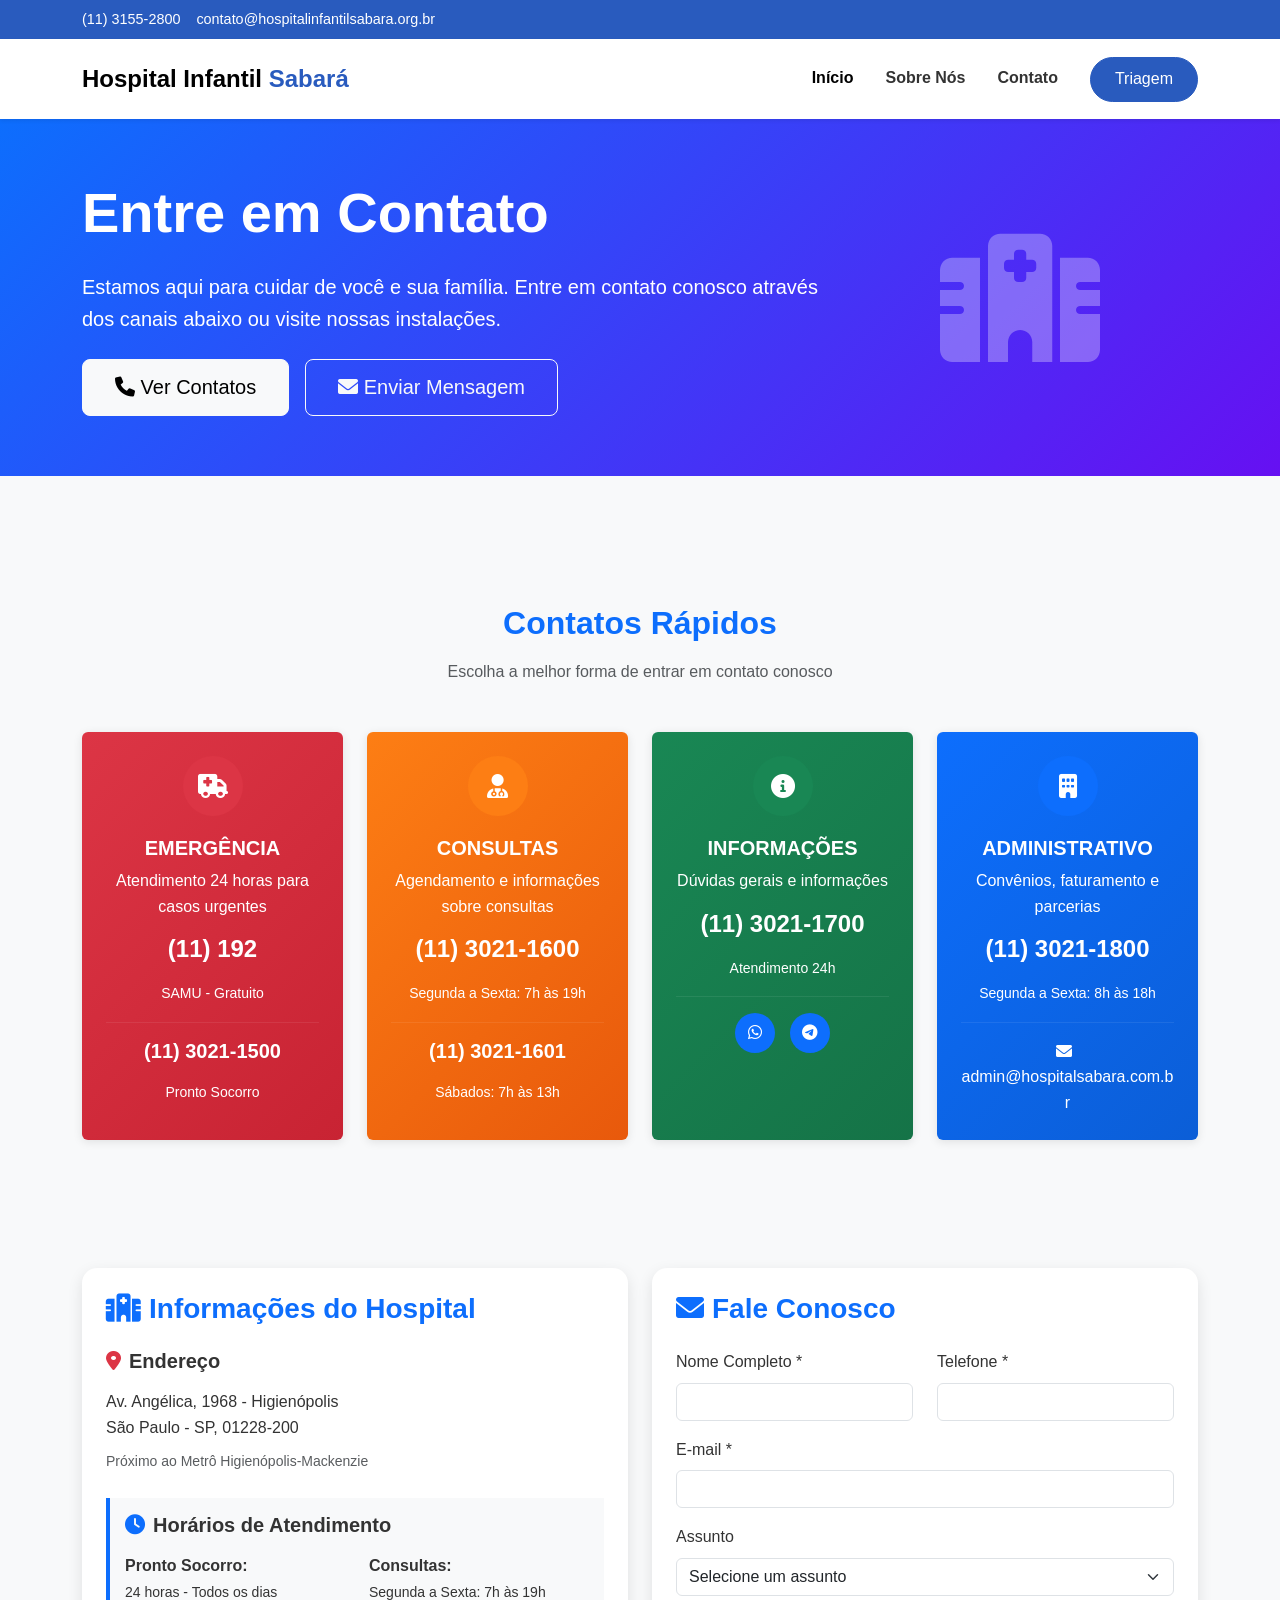
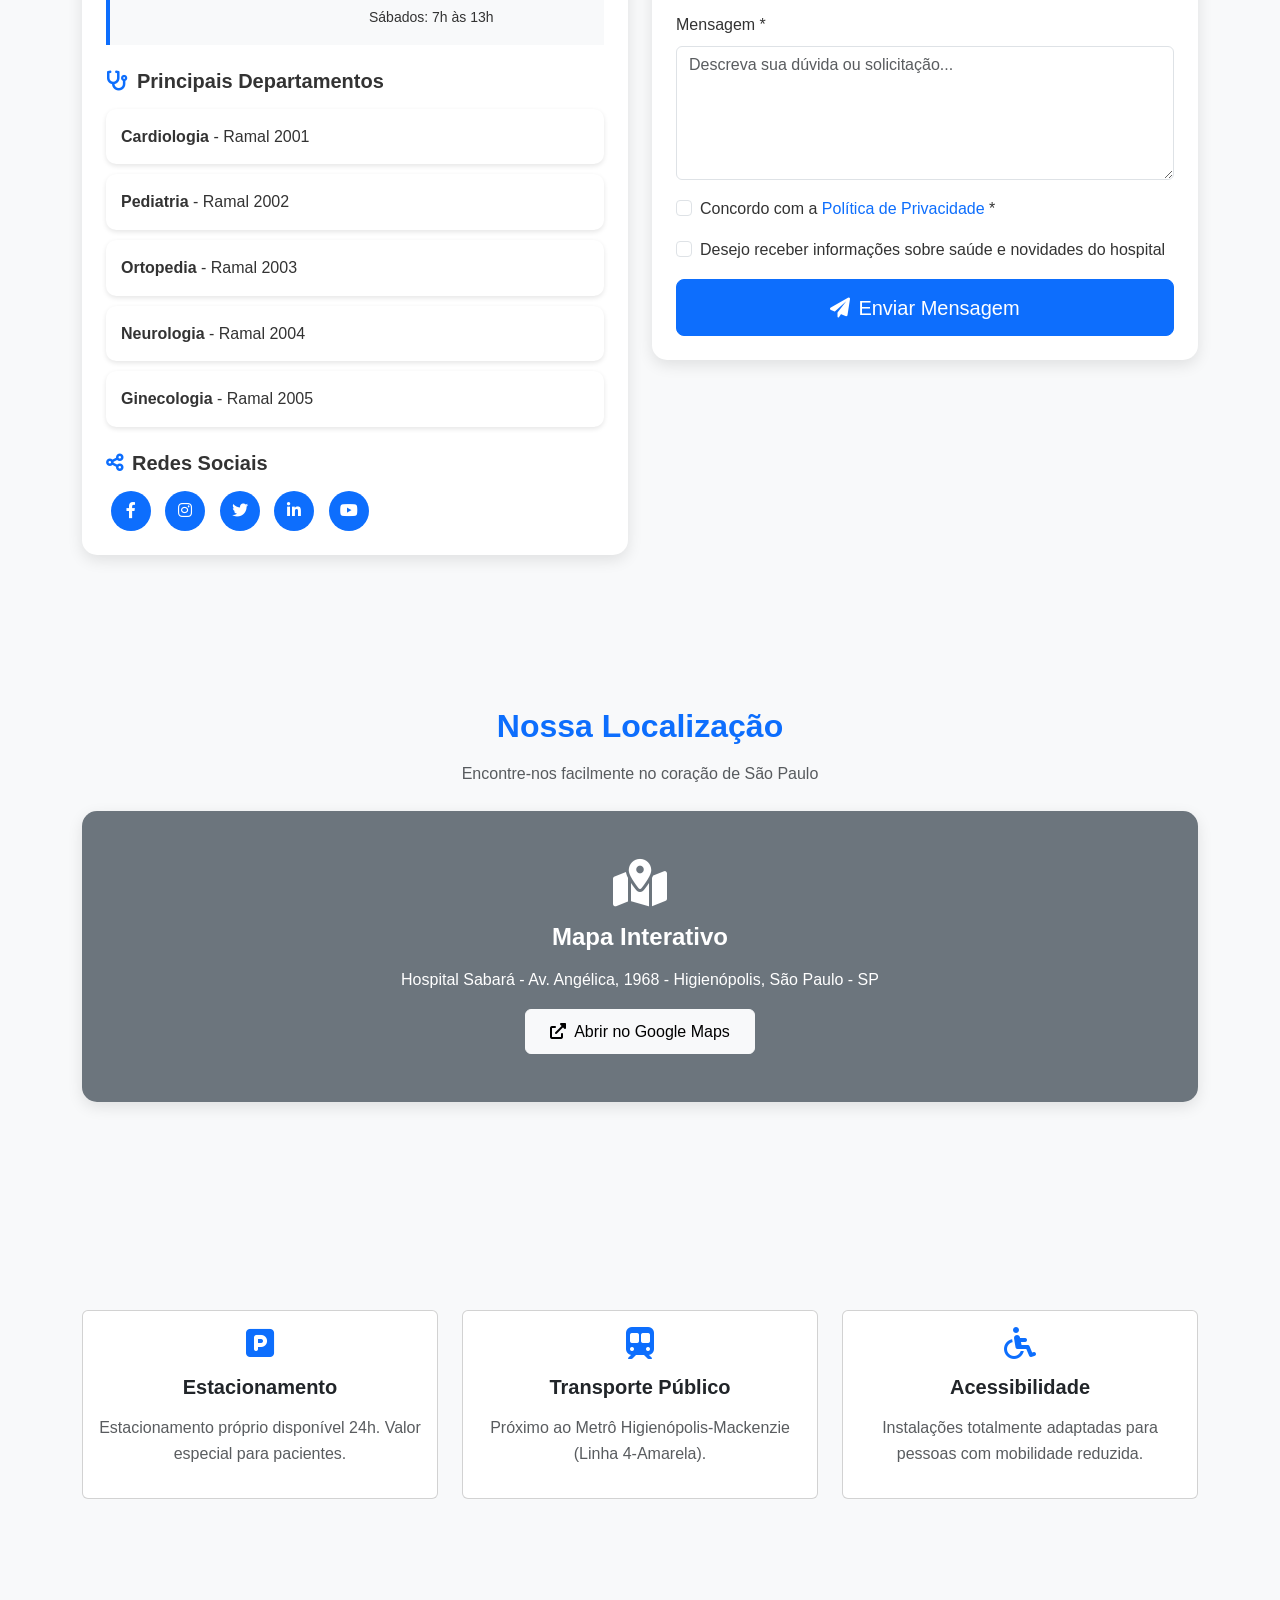
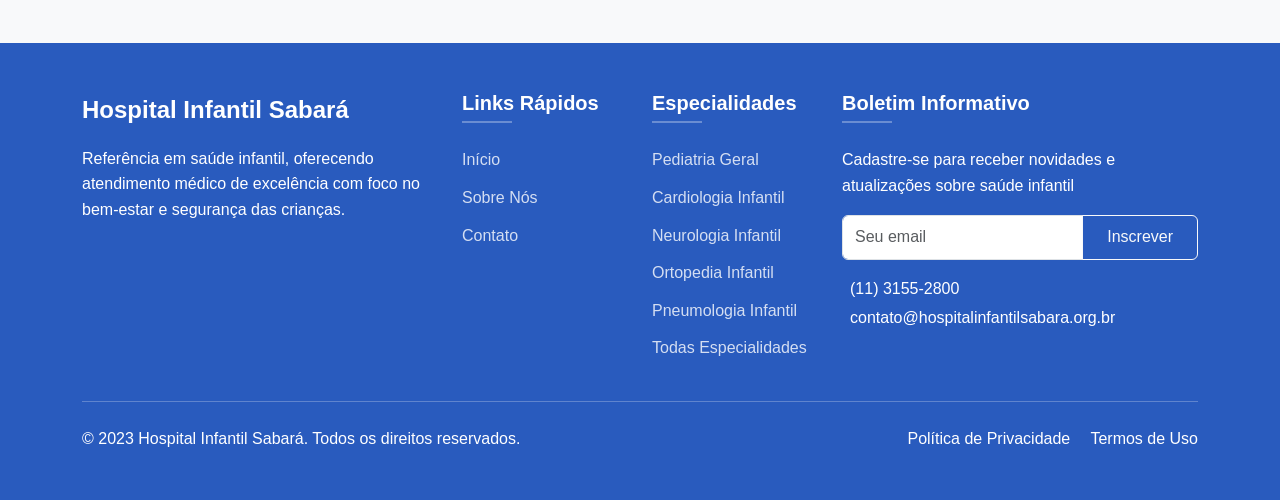
<file: contato.html>
<!DOCTYPE html>
<html lang="pt-BR">
<head>
    <meta charset="UTF-8">
    <meta name="viewport" content="width=device-width, initial-scale=1.0">
    <title>Contato - Hospital Sabará</title>
    <link href="https://cdnjs.cloudflare.com/ajax/libs/bootstrap/5.3.0/css/bootstrap.min.css" rel="stylesheet">
    <link href="https://cdnjs.cloudflare.com/ajax/libs/font-awesome/6.0.0/css/all.min.css" rel="stylesheet">
    <link rel="stylesheet" href="style.css">
    <link rel="stylesheet" href="./contato.css">
</head>
<body class="bg-light">
    <header>
    <div class="top-info bg-primary text-white py-2">
      <div class="container">
        <div class="row">
          <div class="col-md-6 d-flex align-items-center">
            <div class="me-3"><i class="bi bi-telephone-fill"></i> (11) 3155-2800</div>
            <div><i class="bi bi-envelope-fill"></i> contato@hospitalinfantilsabara.org.br</div>
          </div>
          <div class="col-md-6 text-md-end d-none d-md-block">
            <a href="#" class="text-white me-3"><i class="bi bi-facebook"></i></a>
            <a href="#" class="text-white me-3"><i class="bi bi-instagram"></i></a>
            <a href="#" class="text-white me-3"><i class="bi bi-twitter"></i></a>
            <a href="#" class="text-white"><i class="bi bi-linkedin"></i></a>
          </div>
        </div>
      </div>
    </div>

    <nav class="navbar navbar-expand-lg bg-white sticky-top shadow-sm">
      <div class="container">
        <a class="navbar-brand" href="#">
          <div class="logo-wrapper">
            <span class="logo-text">Hospital Infantil <span class="fw-bold text-primary">Sabará</span></span>
          </div>
        </a>
        <button class="navbar-toggler" type="button" data-bs-toggle="collapse" data-bs-target="#navbarNav" aria-controls="navbarNav" aria-expanded="false" aria-label="Toggle navigation">
          <span class="navbar-toggler-icon"></span>
        </button>
        <div class="collapse navbar-collapse" id="navbarNav">
          <ul class="navbar-nav ms-auto">
            <li class="nav-item">
              <a class="nav-link active" href="./index.html">Início</a>
            </li>
            <li class="nav-item ">
              <a class="nav-link" href="./sobre.html" >
                Sobre Nós
              </a>
            </li>
            <li class="nav-item">
              <a class="nav-link" href="./contato.html">Contato</a>
            </li>
            <li class="nav-item ms-lg-3">
              <a class="btn btn-primary rounded-pill" href="./triagem.html">Triagem</a>
            </li>
          </ul>
        </div>
      </div>
    </nav>
  </header>

    <section class="hero-section" id="inicio">
        <div class="container">
            <div class="row align-items-center">
                <div class="col-lg-8">
                    <h1 class="display-4 fw-bold mb-4">Entre em Contato</h1>
                    <p class="lead mb-4">Estamos aqui para cuidar de você e sua família. Entre em contato conosco através dos canais abaixo ou visite nossas instalações.</p>
                    <div class="d-flex gap-3">
                        <a href="#contatos" class="btn btn-light btn-lg">
                            <i class="fas fa-phone"></i> Ver Contatos
                        </a>
                        <a href="#fale-conosco" class="btn btn-outline-light btn-lg">
                            <i class="fas fa-envelope"></i> Enviar Mensagem
                        </a>
                    </div>
                </div>
                <div class="col-lg-4 text-center">
                    <i class="fas fa-hospital-alt" style="font-size: 8rem; opacity: 0.3;"></i>
                </div>
            </div>
        </div>
    </section>

    <div class="container py-5">

        <section id="contatos" class="mb-5">
            <div class="text-center mb-5">
                <h2 class="text-hospital-primary">Contatos Rápidos</h2>
                <p class="text-muted">Escolha a melhor forma de entrar em contato conosco</p>
            </div>
            
            <div class="row g-4">

                <div class="col-lg-3 col-md-6">
                    <div class="card contact-card emergency-card h-100">
                        <div class="card-body text-center p-4">
                            <div class="contact-icon bg-danger">
                                <i class="fas fa-ambulance"></i>
                            </div>
                            <h5 class="card-title">EMERGÊNCIA</h5>
                            <p class="card-text mb-3">Atendimento 24 horas para casos urgentes</p>
                            <h4 class="fw-bold">(11) 192</h4>
                            <small>SAMU - Gratuito</small>
                            <hr class="my-3" style="border-color: rgba(255,255,255,0.3);">
                            <h5>(11) 3021-1500</h5>
                            <small>Pronto Socorro</small>
                        </div>
                    </div>
                </div>


                <div class="col-lg-3 col-md-6">
                    <div class="card contact-card urgent-card h-100">
                        <div class="card-body text-center p-4">
                            <div class="contact-icon" style="background-color: #fd7e14;">
                                <i class="fas fa-user-md"></i>
                            </div>
                            <h5 class="card-title">CONSULTAS</h5>
                            <p class="card-text mb-3">Agendamento e informações sobre consultas</p>
                            <h4 class="fw-bold">(11) 3021-1600</h4>
                            <small>Segunda a Sexta: 7h às 19h</small>
                            <hr class="my-3" style="border-color: rgba(255,255,255,0.3);">
                            <h5>(11) 3021-1601</h5>
                            <small>Sábados: 7h às 13h</small>
                        </div>
                    </div>
                </div>

                <div class="col-lg-3 col-md-6">
                    <div class="card contact-card info-card h-100">
                        <div class="card-body text-center p-4">
                            <div class="contact-icon bg-success">
                                <i class="fas fa-info-circle"></i>
                            </div>
                            <h5 class="card-title">INFORMAÇÕES</h5>
                            <p class="card-text mb-3">Dúvidas gerais e informações</p>
                            <h4 class="fw-bold">(11) 3021-1700</h4>
                            <small>Atendimento 24h</small>
                            <hr class="my-3" style="border-color: rgba(255,255,255,0.3);">
                            <div class="social-links mt-3">
                                <a href="#" title="WhatsApp"><i class="fab fa-whatsapp"></i></a>
                                <a href="#" title="Telegram"><i class="fab fa-telegram"></i></a>
                            </div>
                        </div>
                    </div>
                </div>


                <div class="col-lg-3 col-md-6">
                    <div class="card contact-card general-card h-100">
                        <div class="card-body text-center p-4">
                            <div class="contact-icon bg-hospital-primary">
                                <i class="fas fa-building"></i>
                            </div>
                            <h5 class="card-title">ADMINISTRATIVO</h5>
                            <p class="card-text mb-3">Convênios, faturamento e parcerias</p>
                            <h4 class="fw-bold">(11) 3021-1800</h4>
                            <small>Segunda a Sexta: 8h às 18h</small>
                            <hr class="my-3" style="border-color: rgba(255,255,255,0.3);">
                            <p class="mb-0"><i class="fas fa-envelope me-2"></i>admin@hospitalsabara.com.br</p>
                        </div>
                    </div>
                </div>
            </div>
        </section>

        <div class="row">

            <div class="col-lg-6 mb-4">
                <div class="form-section p-4">
                    <h3 class="text-hospital-primary mb-4">
                        <i class="fas fa-hospital me-2"></i>Informações do Hospital
                    </h3>
                    

                    <div class="mb-4">
                        <h5><i class="fas fa-map-marker-alt text-danger me-2"></i>Endereço</h5>
                        <p class="mb-2">Av. Angélica, 1968 - Higienópolis<br>
                        São Paulo - SP, 01228-200</p>
                        <small class="text-muted">Próximo ao Metrô Higienópolis-Mackenzie</small>
                    </div>


                    <div class="service-hours">
                        <h5><i class="fas fa-clock text-hospital-primary me-2"></i>Horários de Atendimento</h5>
                        <div class="row">
                            <div class="col-md-6">
                                <strong>Pronto Socorro:</strong><br>
                                <small>24 horas - Todos os dias</small>
                            </div>
                            <div class="col-md-6">
                                <strong>Consultas:</strong><br>
                                <small>Segunda a Sexta: 7h às 19h<br>
                                Sábados: 7h às 13h</small>
                            </div>
                        </div>
                    </div>


                    <div class="mt-4">
                        <h5><i class="fas fa-stethoscope text-hospital-primary me-2"></i>Principais Departamentos</h5>
                        <div class="department-item">
                            <strong>Cardiologia</strong> - Ramal 2001
                        </div>
                        <div class="department-item">
                            <strong>Pediatria</strong> - Ramal 2002
                        </div>
                        <div class="department-item">
                            <strong>Ortopedia</strong> - Ramal 2003
                        </div>
                        <div class="department-item">
                            <strong>Neurologia</strong> - Ramal 2004
                        </div>
                        <div class="department-item">
                            <strong>Ginecologia</strong> - Ramal 2005
                        </div>
                    </div>


                    <div class="mt-4">
                        <h5><i class="fas fa-share-alt text-hospital-primary me-2"></i>Redes Sociais</h5>
                        <div class="social-links">
                            <a href="#" title="Facebook"><i class="fab fa-facebook-f"></i></a>
                            <a href="#" title="Instagram"><i class="fab fa-instagram"></i></a>
                            <a href="#" title="Twitter"><i class="fab fa-twitter"></i></a>
                            <a href="#" title="LinkedIn"><i class="fab fa-linkedin-in"></i></a>
                            <a href="#" title="YouTube"><i class="fab fa-youtube"></i></a>
                        </div>
                    </div>
                </div>
            </div>


            <div class="col-lg-6 mb-4">
                <div class="form-section p-4" id="fale-conosco">
                    <h3 class="text-hospital-primary mb-4">
                        <i class="fas fa-envelope me-2"></i>Fale Conosco
                    </h3>
                    
                    <form id="contatoForm">
                        <div class="row">
                            <div class="col-md-6 mb-3">
                                <label class="form-label">Nome Completo *</label>
                                <input type="text" class="form-control" id="nome" required>
                            </div>
                            <div class="col-md-6 mb-3">
                                <label class="form-label">Telefone *</label>
                                <input type="tel" class="form-control" id="telefone" required>
                            </div>
                        </div>
                        
                        <div class="mb-3">
                            <label class="form-label">E-mail *</label>
                            <input type="email" class="form-control" id="email" required>
                        </div>
                        
                        <div class="mb-3">
                            <label class="form-label">Assunto</label>
                            <select class="form-select" id="assunto">
                                <option value="">Selecione um assunto</option>
                                <option value="consulta">Agendamento de Consulta</option>
                                <option value="exame">Resultado de Exame</option>
                                <option value="convenio">Convênios e Planos</option>
                                <option value="internacao">Informações sobre Internação</option>
                                <option value="reclamacao">Reclamação</option>
                                <option value="sugestao">Sugestão</option>
                                <option value="elogio">Elogio</option>
                                <option value="outros">Outros</option>
                            </select>
                        </div>
                        
                        <div class="mb-3">
                            <label class="form-label">Mensagem *</label>
                            <textarea class="form-control" id="mensagem" rows="5" required placeholder="Descreva sua dúvida ou solicitação..."></textarea>
                        </div>
                        
                        <div class="mb-3 form-check">
                            <input type="checkbox" class="form-check-input" id="privacidade" required>
                            <label class="form-check-label" for="privacidade">
                                Concordo com a <a href="#" class="text-hospital-primary">Política de Privacidade</a> *
                            </label>
                        </div>
                        
                        <div class="mb-3 form-check">
                            <input type="checkbox" class="form-check-input" id="newsletter">
                            <label class="form-check-label" for="newsletter">
                                Desejo receber informações sobre saúde e novidades do hospital
                            </label>
                        </div>
                        
                        <button type="submit" class="btn btn-hospital-primary btn-lg w-100">
                            <i class="fas fa-paper-plane me-2"></i>Enviar Mensagem
                        </button>
                    </form>
                </div>
            </div>
        </div>

        <section id="localizacao" class="mt-5">
            <div class="text-center mb-4">
                <h2 class="text-hospital-primary">Nossa Localização</h2>
                <p class="text-muted">Encontre-nos facilmente no coração de São Paulo</p>
            </div>
            
            <div class="map-container">
                <div class="bg-secondary text-white text-center p-5">
                    <i class="fas fa-map-marked-alt fa-3x mb-3"></i>
                    <h4>Mapa Interativo</h4>
                    <p class="mb-0">Hospital Sabará - Av. Angélica, 1968 - Higienópolis, São Paulo - SP</p>
                    <div class="mt-3">
                        <a href="https://maps.google.com" target="_blank" class="btn btn-light">
                            <i class="fas fa-external-link-alt me-2"></i>Abrir no Google Maps
                        </a>
                    </div>
                </div>
            </div>
        </section>

        <section class="mt-5">
            <div class="row">
                <div class="col-md-4 mb-3">
                    <div class="card h-100">
                        <div class="card-body text-center">
                            <i class="fas fa-parking fa-2x text-hospital-primary mb-3"></i>
                            <h5>Estacionamento</h5>
                            <p class="text-muted">Estacionamento próprio disponível 24h. Valor especial para pacientes.</p>
                        </div>
                    </div>
                </div>
                <div class="col-md-4 mb-3">
                    <div class="card h-100">
                        <div class="card-body text-center">
                            <i class="fas fa-subway fa-2x text-hospital-primary mb-3"></i>
                            <h5>Transporte Público</h5>
                            <p class="text-muted">Próximo ao Metrô Higienópolis-Mackenzie (Linha 4-Amarela).</p>
                        </div>
                    </div>
                </div>
                <div class="col-md-4 mb-3">
                    <div class="card h-100">
                        <div class="card-body text-center">
                            <i class="fas fa-wheelchair fa-2x text-hospital-primary mb-3"></i>
                            <h5>Acessibilidade</h5>
                            <p class="text-muted">Instalações totalmente adaptadas para pessoas com mobilidade reduzida.</p>
                        </div>
                    </div>
                </div>
            </div>
        </section>
    </div>


    <footer class="footer py-5 text-white">
    <div class="container">
      <div class="row g-4">
        <div class="col-lg-4 mb-4 mb-lg-0">
          <div class="footer-logo mb-3">
            <span class="logo-text text-white">Hospital Infantil <span class="fw-bold">Sabará</span></span>
          </div>
          <p>Referência em saúde infantil, oferecendo atendimento médico de excelência com foco no bem-estar e segurança das crianças.</p>
        </div>
        
        <div class="col-sm-6 col-lg-2 mb-4 mb-lg-0">
          <h5>Links Rápidos</h5>
          <ul class="footer-links">
            <li><a href="./index.html">Início</a></li>
            <li><a href="./sobre.html">Sobre Nós</a></li>
            <li><a href="./contato.html">Contato</a></li>
          </ul>
        </div>
        
        <div class="col-sm-6 col-lg-2 mb-4 mb-lg-0">
          <h5>Especialidades</h5>
          <ul class="footer-links">
            <li><a href="#">Pediatria Geral</a></li>
            <li><a href="#">Cardiologia Infantil</a></li>
            <li><a href="#">Neurologia Infantil</a></li>
            <li><a href="#">Ortopedia Infantil</a></li>
            <li><a href="#">Pneumologia Infantil</a></li>
            <li><a href="#">Todas Especialidades</a></li>
          </ul>
        </div>
        
        <div class="col-lg-4">
          <h5>Boletim Informativo</h5>
          <p>Cadastre-se para receber novidades e atualizações sobre saúde infantil</p>
          <form class="newsletter-form mt-3">
            <div class="input-group">
              <input type="email" class="form-control" placeholder="Seu email" aria-label="Email" aria-describedby="button-addon2">
              <button class="btn btn-outline-light" type="button" id="button-addon2">Inscrever</button>
            </div>
          </form>
          <div class="mt-3">
            <p class="mb-1"><i class="bi bi-telephone-fill me-2"></i> (11) 3155-2800</p>
            <p><i class="bi bi-envelope-fill me-2"></i> contato@hospitalinfantilsabara.org.br</p>
          </div>
        </div>
      </div>
      
      <hr class="mt-4 mb-4 bg-light opacity-25">
      
      <div class="row">
        <div class="col-md-6 text-center text-md-start">
          <p class="mb-md-0">&copy; 2023 Hospital Infantil Sabará. Todos os direitos reservados.</p>
        </div>
        <div class="col-md-6 text-center text-md-end">
          <p class="mb-0">
            <a href="#" class="text-white me-3">Política de Privacidade</a>
            <a href="#" class="text-white">Termos de Uso</a>
          </p>
        </div>
      </div>
    </div>
  </footer>

    <script src="https://cdnjs.cloudflare.com/ajax/libs/bootstrap/5.3.0/js/bootstrap.bundle.min.js"></script>
    <script src="./contato.js"></script>
</body>
</html>
</file>
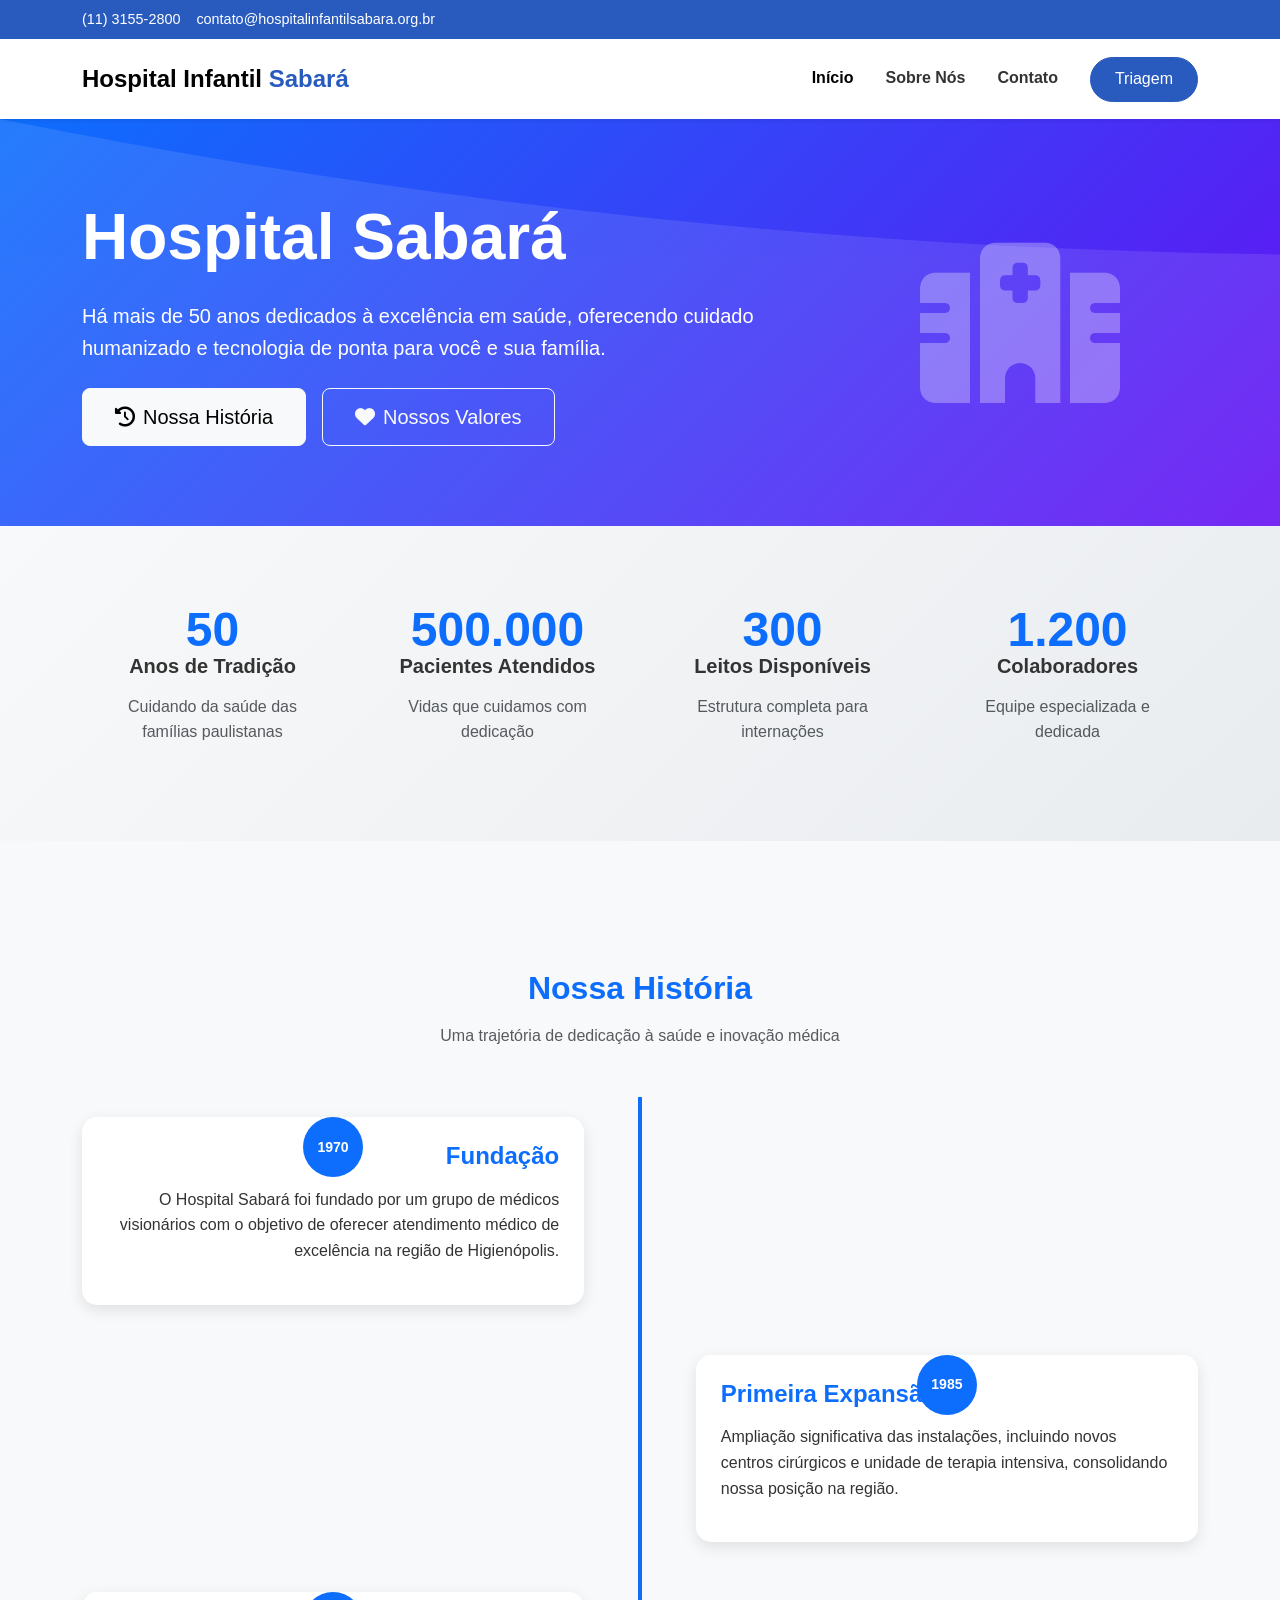
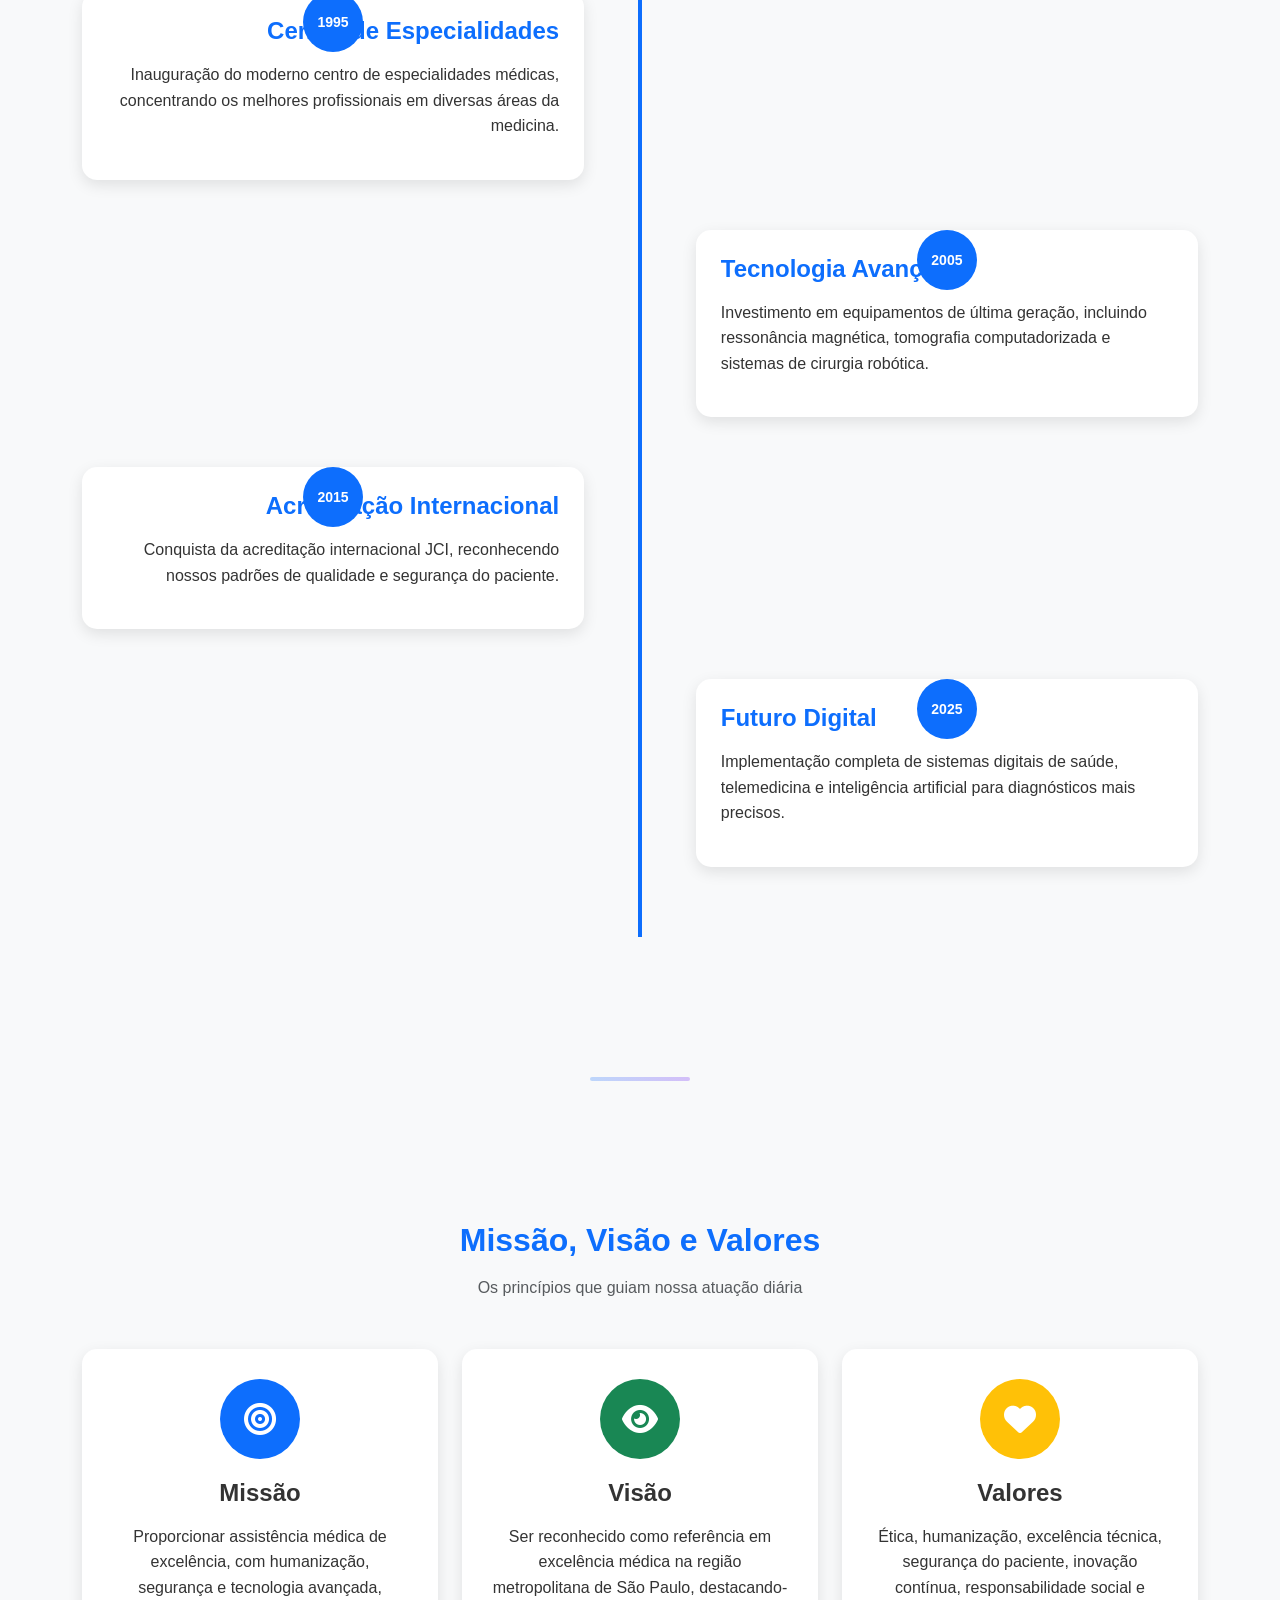
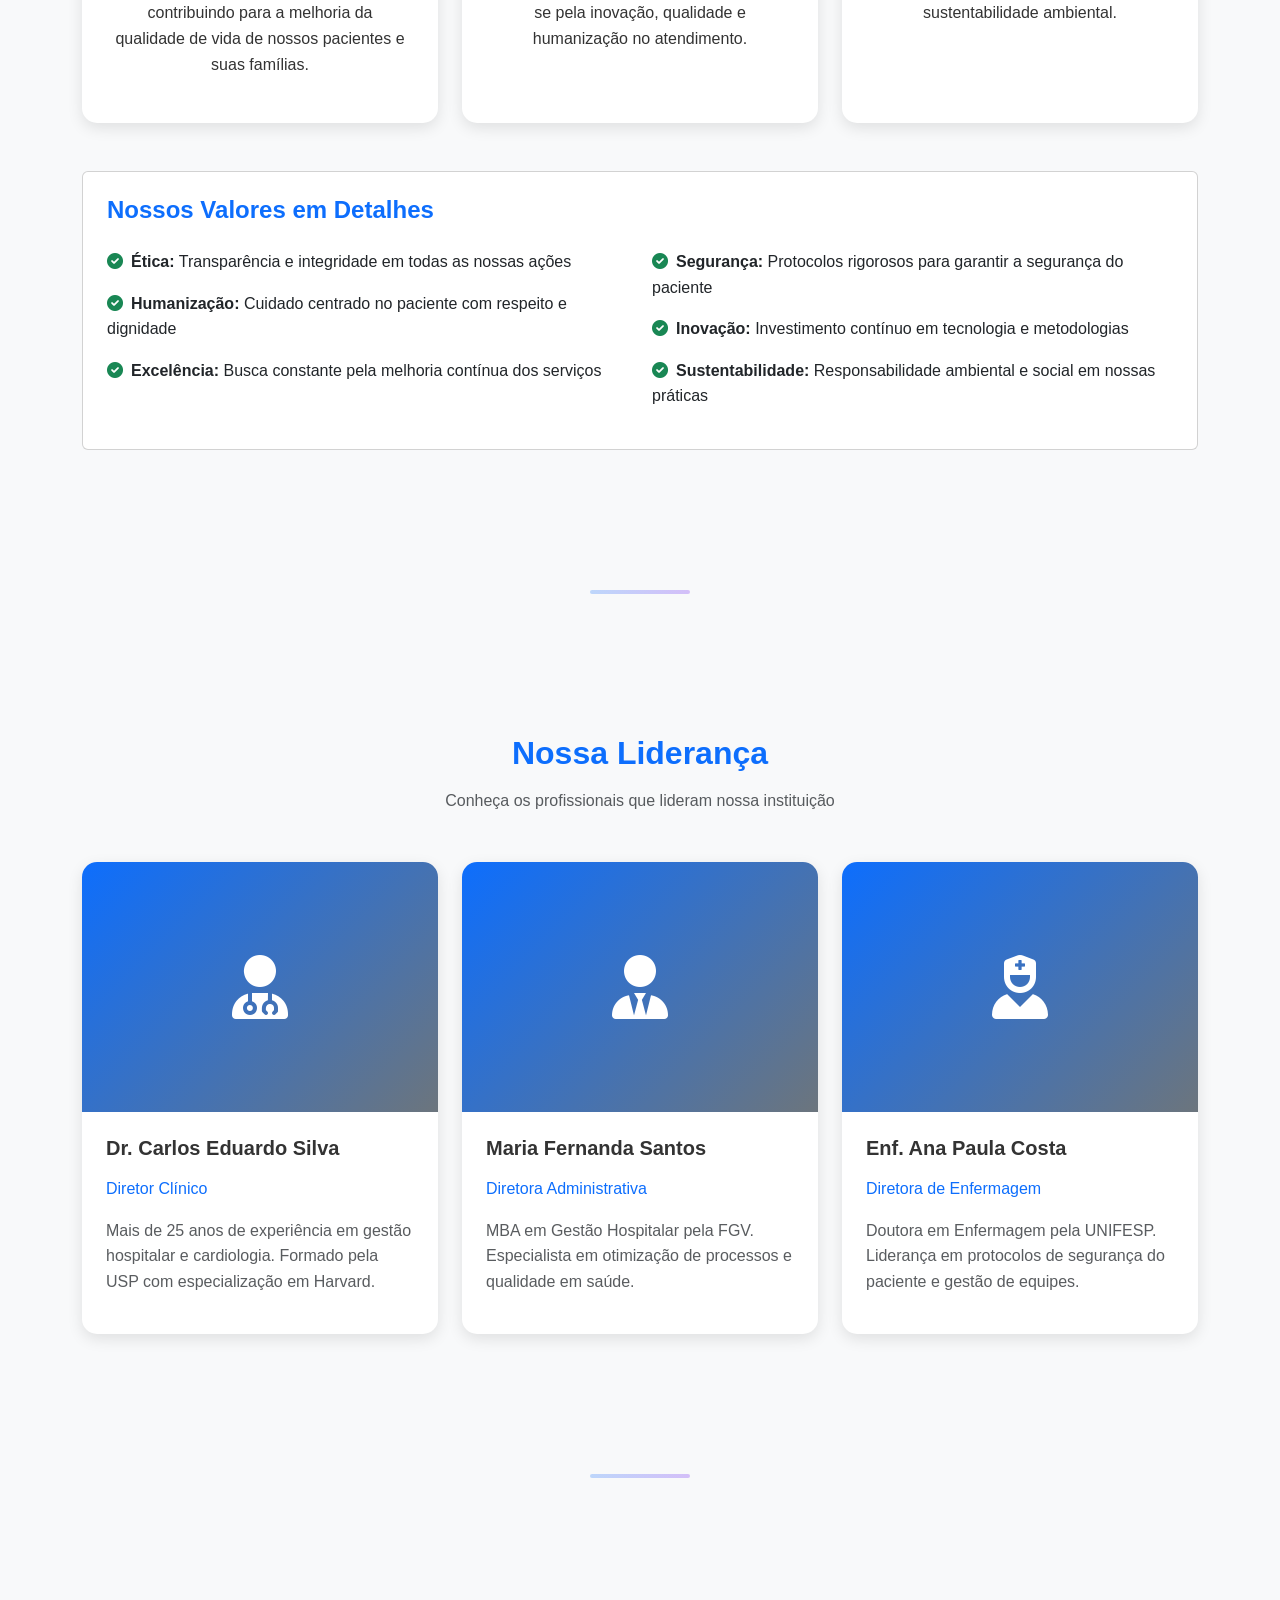
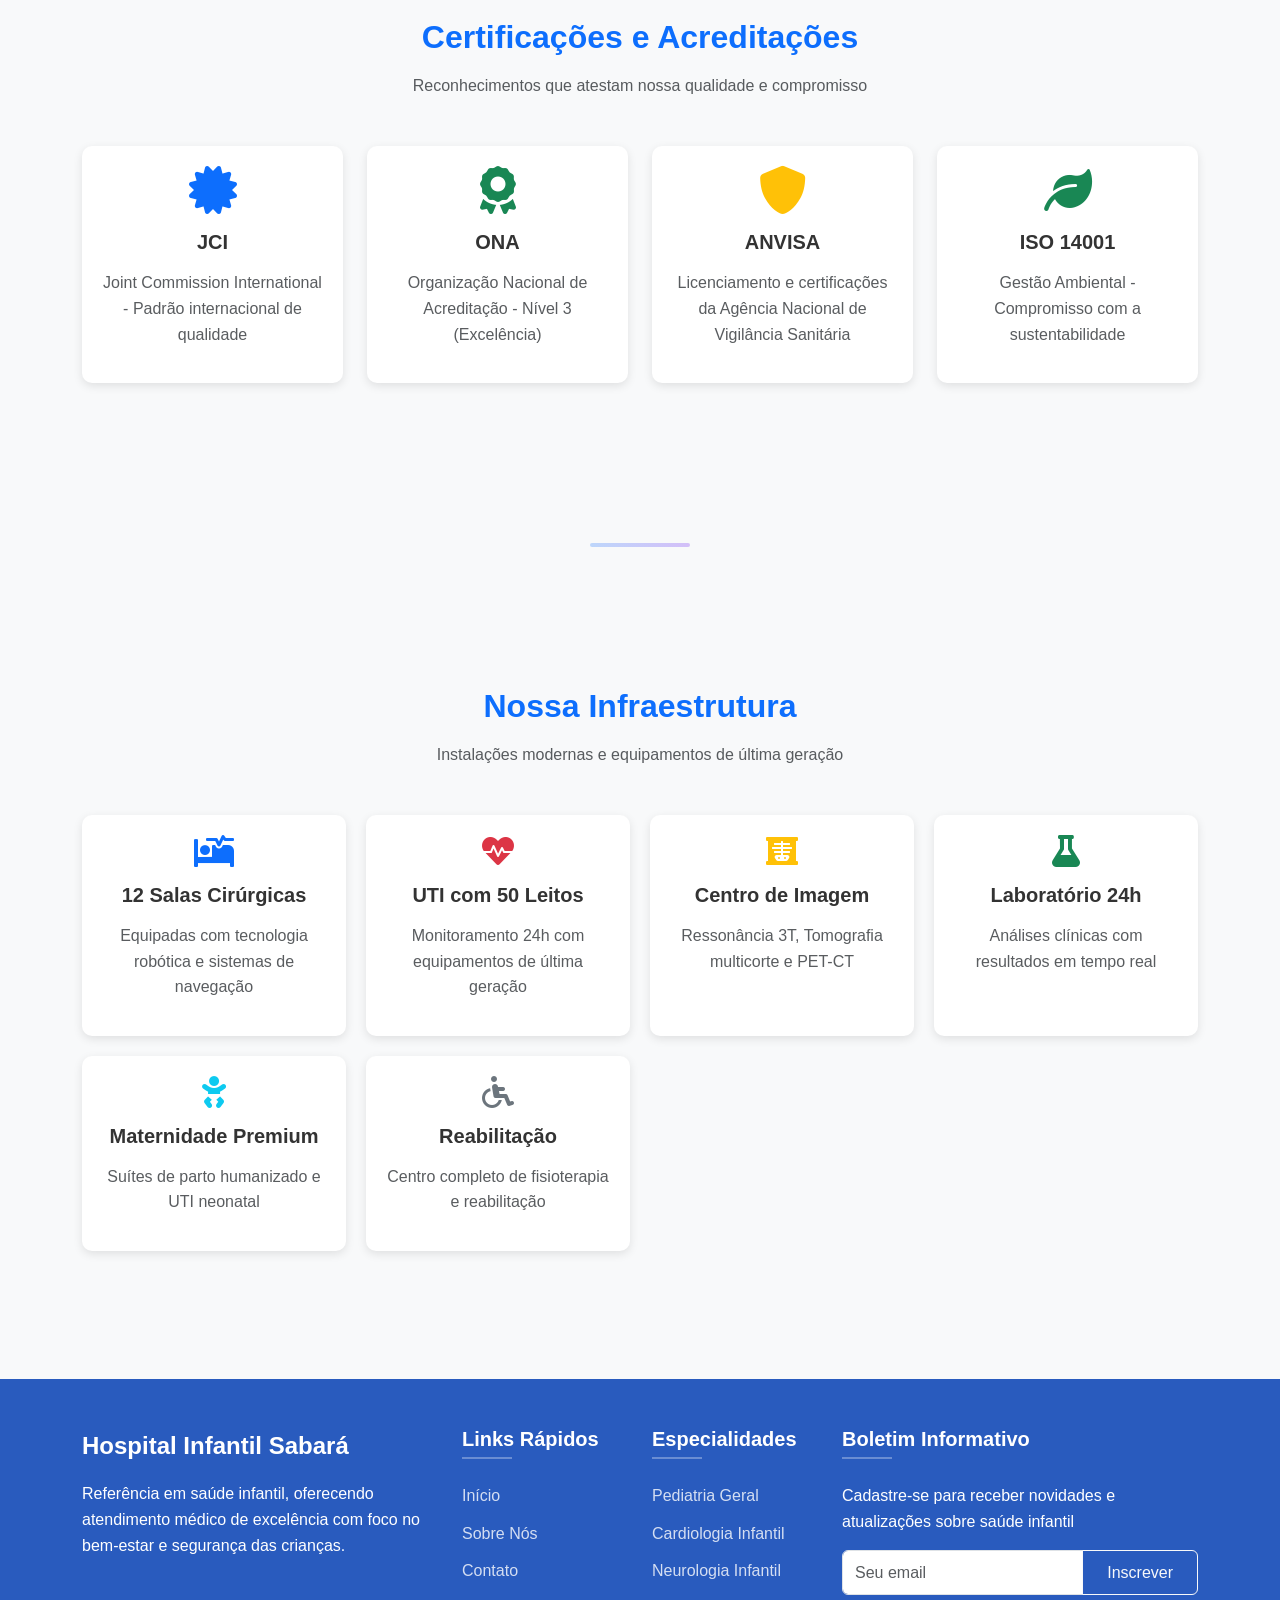
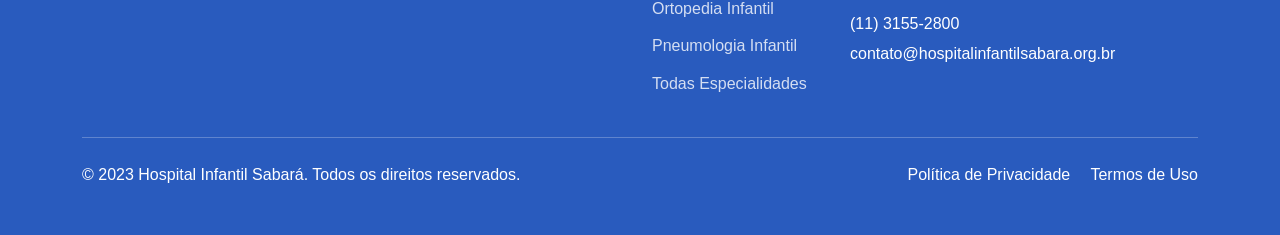
<file: sobre.html>
<!DOCTYPE html>
<html lang="pt-BR">
<head>
    <meta charset="UTF-8">
    <meta name="viewport" content="width=device-width, initial-scale=1.0">
    <title>Sobre Nós - Hospital Sabará</title>
    <link href="https://cdnjs.cloudflare.com/ajax/libs/bootstrap/5.3.0/css/bootstrap.min.css" rel="stylesheet">
    <link href="https://cdnjs.cloudflare.com/ajax/libs/font-awesome/6.0.0/css/all.min.css" rel="stylesheet">
    <link rel="stylesheet" href="style.css">
    <link rel="stylesheet" href="sobre.css">
</head>
<body class="bg-light">
   <header>
    <div class="top-info bg-primary text-white py-2">
      <div class="container">
        <div class="row">
          <div class="col-md-6 d-flex align-items-center">
            <div class="me-3"><i class="bi bi-telephone-fill"></i> (11) 3155-2800</div>
            <div><i class="bi bi-envelope-fill"></i> contato@hospitalinfantilsabara.org.br</div>
          </div>
          <div class="col-md-6 text-md-end d-none d-md-block">
            <a href="#" class="text-white me-3"><i class="bi bi-facebook"></i></a>
            <a href="#" class="text-white me-3"><i class="bi bi-instagram"></i></a>
            <a href="#" class="text-white me-3"><i class="bi bi-twitter"></i></a>
            <a href="#" class="text-white"><i class="bi bi-linkedin"></i></a>
          </div>
        </div>
      </div>
    </div>

    <nav class="navbar navbar-expand-lg bg-white sticky-top shadow-sm">
      <div class="container">
        <a class="navbar-brand" href="#">
          <div class="logo-wrapper">
            <span class="logo-text">Hospital Infantil <span class="fw-bold text-primary">Sabará</span></span>
          </div>
        </a>
        <button class="navbar-toggler" type="button" data-bs-toggle="collapse" data-bs-target="#navbarNav" aria-controls="navbarNav" aria-expanded="false" aria-label="Toggle navigation">
          <span class="navbar-toggler-icon"></span>
        </button>
        <div class="collapse navbar-collapse" id="navbarNav">
          <ul class="navbar-nav ms-auto">
            <li class="nav-item">
              <a class="nav-link active" href="./index.html">Início</a>
            </li>
            <li class="nav-item ">
              <a class="nav-link" href="./sobre.html" >
                Sobre Nós
              </a>
            </li>
            <li class="nav-item">
              <a class="nav-link" href="./contato.html">Contato</a>
            </li>
            <li class="nav-item ms-lg-3">
              <a class="btn btn-primary rounded-pill" href="./triagem.html">Triagem</a>
            </li>
          </ul>
        </div>
      </div>
    </nav>
  </header>
    <section class="hero-section" id="inicio">
        <div class="container hero-content">
            <div class="row align-items-center">
                <div class="col-lg-8">
                    <h1 class="display-3 fw-bold mb-4">Hospital Sabará</h1>
                    <p class="lead mb-4">Há mais de 50 anos dedicados à excelência em saúde, oferecendo cuidado humanizado e tecnologia de ponta para você e sua família.</p>
                    <div class="d-flex gap-3 flex-wrap">
                        <a href="#historia" class="btn btn-light btn-lg">
                            <i class="fas fa-history me-2"></i>Nossa História
                        </a>
                        <a href="#missao" class="btn btn-outline-light btn-lg">
                            <i class="fas fa-heart me-2"></i>Nossos Valores
                        </a>
                    </div>
                </div>
                <div class="col-lg-4 text-center">
                    <i class="fas fa-hospital-alt" style="font-size: 10rem; opacity: 0.3;"></i>
                </div>
            </div>
        </div>
    </section>

    <section class="stats-section">
        <div class="container">
            <div class="row">
                <div class="col-lg-3 col-md-6">
                    <div class="stat-item">
                        <span class="stat-number" data-count="50">0</span>
                        <h5>Anos de Tradição</h5>
                        <p class="text-muted">Cuidando da saúde das famílias paulistanas</p>
                    </div>
                </div>
                <div class="col-lg-3 col-md-6">
                    <div class="stat-item">
                        <span class="stat-number" data-count="500000">0</span>
                        <h5>Pacientes Atendidos</h5>
                        <p class="text-muted">Vidas que cuidamos com dedicação</p>
                    </div>
                </div>
                <div class="col-lg-3 col-md-6">
                    <div class="stat-item">
                        <span class="stat-number" data-count="300">0</span>
                        <h5>Leitos Disponíveis</h5>
                        <p class="text-muted">Estrutura completa para internações</p>
                    </div>
                </div>
                <div class="col-lg-3 col-md-6">
                    <div class="stat-item">
                        <span class="stat-number" data-count="1200">0</span>
                        <h5>Colaboradores</h5>
                        <p class="text-muted">Equipe especializada e dedicada</p>
                    </div>
                </div>
            </div>
        </div>
    </section>

    <div class="container py-5">
        <section id="historia" class="mb-5">
            <div class="text-center mb-5">
                <h2 class="text-hospital-primary">Nossa História</h2>
                <p class="text-muted">Uma trajetória de dedicação à saúde e inovação médica</p>
            </div>
            
            <div class="timeline">
                <div class="timeline-item left">
                    <div class="timeline-year">1970</div>
                    <div class="timeline-content">
                        <h4 class="text-hospital-primary">Fundação</h4>
                        <p>O Hospital Sabará foi fundado por um grupo de médicos visionários com o objetivo de oferecer atendimento médico de excelência na região de Higienópolis.</p>
                    </div>
                </div>
                
                <div class="timeline-item right">
                    <div class="timeline-year">1985</div>
                    <div class="timeline-content">
                        <h4 class="text-hospital-primary">Primeira Expansão</h4>
                        <p>Ampliação significativa das instalações, incluindo novos centros cirúrgicos e unidade de terapia intensiva, consolidando nossa posição na região.</p>
                    </div>
                </div>
                
                <div class="timeline-item left">
                    <div class="timeline-year">1995</div>
                    <div class="timeline-content">
                        <h4 class="text-hospital-primary">Centro de Especialidades</h4>
                        <p>Inauguração do moderno centro de especialidades médicas, concentrando os melhores profissionais em diversas áreas da medicina.</p>
                    </div>
                </div>
                
                <div class="timeline-item right">
                    <div class="timeline-year">2005</div>
                    <div class="timeline-content">
                        <h4 class="text-hospital-primary">Tecnologia Avançada</h4>
                        <p>Investimento em equipamentos de última geração, incluindo ressonância magnética, tomografia computadorizada e sistemas de cirurgia robótica.</p>
                    </div>
                </div>
                
                <div class="timeline-item left">
                    <div class="timeline-year">2015</div>
                    <div class="timeline-content">
                        <h4 class="text-hospital-primary">Acreditação Internacional</h4>
                        <p>Conquista da acreditação internacional JCI, reconhecendo nossos padrões de qualidade e segurança do paciente.</p>
                    </div>
                </div>
                
                <div class="timeline-item right">
                    <div class="timeline-year">2025</div>
                    <div class="timeline-content">
                        <h4 class="text-hospital-primary">Futuro Digital</h4>
                        <p>Implementação completa de sistemas digitais de saúde, telemedicina e inteligência artificial para diagnósticos mais precisos.</p>
                    </div>
                </div>
            </div>
        </section>

        <hr class="section-divider">
        <section id="missao" class="mb-5">
            <div class="text-center mb-5">
                <h2 class="text-hospital-primary">Missão, Visão e Valores</h2>
                <p class="text-muted">Os princípios que guiam nossa atuação diária</p>
            </div>
            
            <div class="row g-4">
                <div class="col-lg-4">
                    <div class="value-card">
                        <div class="value-icon bg-hospital-primary">
                            <i class="fas fa-bullseye"></i>
                        </div>
                        <h4>Missão</h4>
                        <p>Proporcionar assistência médica de excelência, com humanização, segurança e tecnologia avançada, contribuindo para a melhoria da qualidade de vida de nossos pacientes e suas famílias.</p>
                    </div>
                </div>
                
                <div class="col-lg-4">
                    <div class="value-card">
                        <div class="value-icon bg-success">
                            <i class="fas fa-eye"></i>
                        </div>
                        <h4>Visão</h4>
                        <p>Ser reconhecido como referência em excelência médica na região metropolitana de São Paulo, destacando-se pela inovação, qualidade e humanização no atendimento.</p>
                    </div>
                </div>
                
                <div class="col-lg-4">
                    <div class="value-card">
                        <div class="value-icon bg-warning">
                            <i class="fas fa-heart"></i>
                        </div>
                        <h4>Valores</h4>
                        <p>Ética, humanização, excelência técnica, segurança do paciente, inovação contínua, responsabilidade social e sustentabilidade ambiental.</p>
                    </div>
                </div>
            </div>
            
            <div class="row mt-5">
                <div class="col-12">
                    <div class="card">
                        <div class="card-body p-4">
                            <h4 class="text-hospital-primary mb-4">Nossos Valores em Detalhes</h4>
                            <div class="row">
                                <div class="col-md-6">
                                    <ul class="list-unstyled">
                                        <li class="mb-3">
                                            <strong><i class="fas fa-check-circle text-success me-2"></i>Ética:</strong>
                                            Transparência e integridade em todas as nossas ações
                                        </li>
                                        <li class="mb-3">
                                            <strong><i class="fas fa-check-circle text-success me-2"></i>Humanização:</strong>
                                            Cuidado centrado no paciente com respeito e dignidade
                                        </li>
                                        <li class="mb-3">
                                            <strong><i class="fas fa-check-circle text-success me-2"></i>Excelência:</strong>
                                            Busca constante pela melhoria contínua dos serviços
                                        </li>
                                    </ul>
                                </div>
                                <div class="col-md-6">
                                    <ul class="list-unstyled">
                                        <li class="mb-3">
                                            <strong><i class="fas fa-check-circle text-success me-2"></i>Segurança:</strong>
                                            Protocolos rigorosos para garantir a segurança do paciente
                                        </li>
                                        <li class="mb-3">
                                            <strong><i class="fas fa-check-circle text-success me-2"></i>Inovação:</strong>
                                            Investimento contínuo em tecnologia e metodologias
                                        </li>
                                        <li class="mb-3">
                                            <strong><i class="fas fa-check-circle text-success me-2"></i>Sustentabilidade:</strong>
                                            Responsabilidade ambiental e social em nossas práticas
                                        </li>
                                    </ul>
                                </div>
                            </div>
                        </div>
                    </div>
                </div>
            </div>
        </section>

        <hr class="section-divider">

        <section id="lideranca" class="mb-5">
            <div class="text-center mb-5">
                <h2 class="text-hospital-primary">Nossa Liderança</h2>
                <p class="text-muted">Conheça os profissionais que lideram nossa instituição</p>
            </div>
            
            <div class="row g-4">
                <div class="col-lg-4 col-md-6">
                    <div class="leadership-card">
                        <div class="leader-photo">
                            <i class="fas fa-user-md"></i>
                        </div>
                        <div class="p-4">
                            <h5>Dr. Carlos Eduardo Silva</h5>
                            <p class="text-hospital-primary">Diretor Clínico</p>
                            <p class="text-muted">Mais de 25 anos de experiência em gestão hospitalar e cardiologia. Formado pela USP com especialização em Harvard.</p>
                        </div>
                    </div>
                </div>
                
                <div class="col-lg-4 col-md-6">
                    <div class="leadership-card">
                        <div class="leader-photo">
                            <i class="fas fa-user-tie"></i>
                        </div>
                        <div class="p-4">
                            <h5>Maria Fernanda Santos</h5>
                            <p class="text-hospital-primary">Diretora Administrativa</p>
                            <p class="text-muted">MBA em Gestão Hospitalar pela FGV. Especialista em otimização de processos e qualidade em saúde.</p>
                        </div>
                    </div>
                </div>
                
                <div class="col-lg-4 col-md-6">
                    <div class="leadership-card">
                        <div class="leader-photo">
                            <i class="fas fa-user-nurse"></i>
                        </div>
                        <div class="p-4">
                            <h5>Enf. Ana Paula Costa</h5>
                            <p class="text-hospital-primary">Diretora de Enfermagem</p>
                            <p class="text-muted">Doutora em Enfermagem pela UNIFESP. Liderança em protocolos de segurança do paciente e gestão de equipes.</p>
                        </div>
                    </div>
                </div>
            </div>
        </section>

        <hr class="section-divider">
        <section class="mb-5">
            <div class="text-center mb-5">
                <h2 class="text-hospital-primary">Certificações e Acreditações</h2>
                <p class="text-muted">Reconhecimentos que atestam nossa qualidade e compromisso</p>
            </div>
            
            <div class="row g-4">
                <div class="col-lg-3 col-md-6">
                    <div class="accreditation-item">
                        <i class="fas fa-certificate fa-3x text-hospital-primary mb-3"></i>
                        <h5>JCI</h5>
                        <p class="text-muted">Joint Commission International - Padrão internacional de qualidade</p>
                    </div>
                </div>
                
                <div class="col-lg-3 col-md-6">
                    <div class="accreditation-item">
                        <i class="fas fa-award fa-3x text-success mb-3"></i>
                        <h5>ONA</h5>
                        <p class="text-muted">Organização Nacional de Acreditação - Nível 3 (Excelência)</p>
                    </div>
                </div>
                
                <div class="col-lg-3 col-md-6">
                    <div class="accreditation-item">
                        <i class="fas fa-shield-alt fa-3x text-warning mb-3"></i>
                        <h5>ANVISA</h5>
                        <p class="text-muted">Licenciamento e certificações da Agência Nacional de Vigilância Sanitária</p>
                    </div>
                </div>
                
                <div class="col-lg-3 col-md-6">
                    <div class="accreditation-item">
                        <i class="fas fa-leaf fa-3x text-success mb-3"></i>
                        <h5>ISO 14001</h5>
                        <p class="text-muted">Gestão Ambiental - Compromisso com a sustentabilidade</p>
                    </div>
                </div>
            </div>
        </section>

        <hr class="section-divider">

        <section id="infraestrutura">
            <div class="text-center mb-5">
                <h2 class="text-hospital-primary">Nossa Infraestrutura</h2>
                <p class="text-muted">Instalações modernas e equipamentos de última geração</p>
            </div>
            
            <div class="facility-grid">
                <div class="facility-item">
                    <i class="fas fa-procedures fa-2x text-hospital-primary mb-3"></i>
                    <h5>12 Salas Cirúrgicas</h5>
                    <p class="text-muted">Equipadas com tecnologia robótica e sistemas de navegação</p>
                </div>
                
                <div class="facility-item">
                    <i class="fas fa-heartbeat fa-2x text-danger mb-3"></i>
                    <h5>UTI com 50 Leitos</h5>
                    <p class="text-muted">Monitoramento 24h com equipamentos de última geração</p>
                </div>
                
                <div class="facility-item">
                    <i class="fas fa-x-ray fa-2x text-warning mb-3"></i>
                    <h5>Centro de Imagem</h5>
                    <p class="text-muted">Ressonância 3T, Tomografia multicorte e PET-CT</p>
                </div>
                
                <div class="facility-item">
                    <i class="fas fa-flask fa-2x text-success mb-3"></i>
                    <h5>Laboratório 24h</h5>
                    <p class="text-muted">Análises clínicas com resultados em tempo real</p>
                </div>
                
                <div class="facility-item">
                    <i class="fas fa-baby fa-2x text-info mb-3"></i>
                    <h5>Maternidade Premium</h5>
                    <p class="text-muted">Suítes de parto humanizado e UTI neonatal</p>
                </div>
                
                <div class="facility-item">
                    <i class="fas fa-wheelchair fa-2x text-secondary mb-3"></i>
                    <h5>Reabilitação</h5>
                    <p class="text-muted">Centro completo de fisioterapia e reabilitação</p>
                </div>
            </div>
        </section>
    </div>
    <footer class="footer py-5 text-white">
    <div class="container">
      <div class="row g-4">
        <div class="col-lg-4 mb-4 mb-lg-0">
          <div class="footer-logo mb-3">
            <span class="logo-text text-white">Hospital Infantil <span class="fw-bold">Sabará</span></span>
          </div>
          <p>Referência em saúde infantil, oferecendo atendimento médico de excelência com foco no bem-estar e segurança das crianças.</p>
        </div>
        
        <div class="col-sm-6 col-lg-2 mb-4 mb-lg-0">
          <h5>Links Rápidos</h5>
          <ul class="footer-links">
            <li><a href="./index.html">Início</a></li>
            <li><a href="./sobre.html">Sobre Nós</a></li>
            <li><a href="./contato.html">Contato</a></li>
          </ul>
        </div>
        
        <div class="col-sm-6 col-lg-2 mb-4 mb-lg-0">
          <h5>Especialidades</h5>
          <ul class="footer-links">
            <li><a href="#">Pediatria Geral</a></li>
            <li><a href="#">Cardiologia Infantil</a></li>
            <li><a href="#">Neurologia Infantil</a></li>
            <li><a href="#">Ortopedia Infantil</a></li>
            <li><a href="#">Pneumologia Infantil</a></li>
            <li><a href="#">Todas Especialidades</a></li>
          </ul>
        </div>
        
        <div class="col-lg-4">
          <h5>Boletim Informativo</h5>
          <p>Cadastre-se para receber novidades e atualizações sobre saúde infantil</p>
          <form class="newsletter-form mt-3">
            <div class="input-group">
              <input type="email" class="form-control" placeholder="Seu email" aria-label="Email" aria-describedby="button-addon2">
              <button class="btn btn-outline-light" type="button" id="button-addon2">Inscrever</button>
            </div>
          </form>
          <div class="mt-3">
            <p class="mb-1"><i class="bi bi-telephone-fill me-2"></i> (11) 3155-2800</p>
            <p><i class="bi bi-envelope-fill me-2"></i> contato@hospitalinfantilsabara.org.br</p>
          </div>
        </div>
      </div>
      
      <hr class="mt-4 mb-4 bg-light opacity-25">
      
      <div class="row">
        <div class="col-md-6 text-center text-md-start">
          <p class="mb-md-0">&copy; 2023 Hospital Infantil Sabará. Todos os direitos reservados.</p>
        </div>
        <div class="col-md-6 text-center text-md-end">
          <p class="mb-0">
            <a href="#" class="text-white me-3">Política de Privacidade</a>
            <a href="#" class="text-white">Termos de Uso</a>
          </p>
        </div>
      </div>
    </div>
  </footer>

    <script src="https://cdnjs.cloudflare.com/ajax/libs/bootstrap/5.3.0/js/bootstrap.bundle.min.js"></script>
    <script src="./sobre.js"></script>
</body>
</html>
</file>
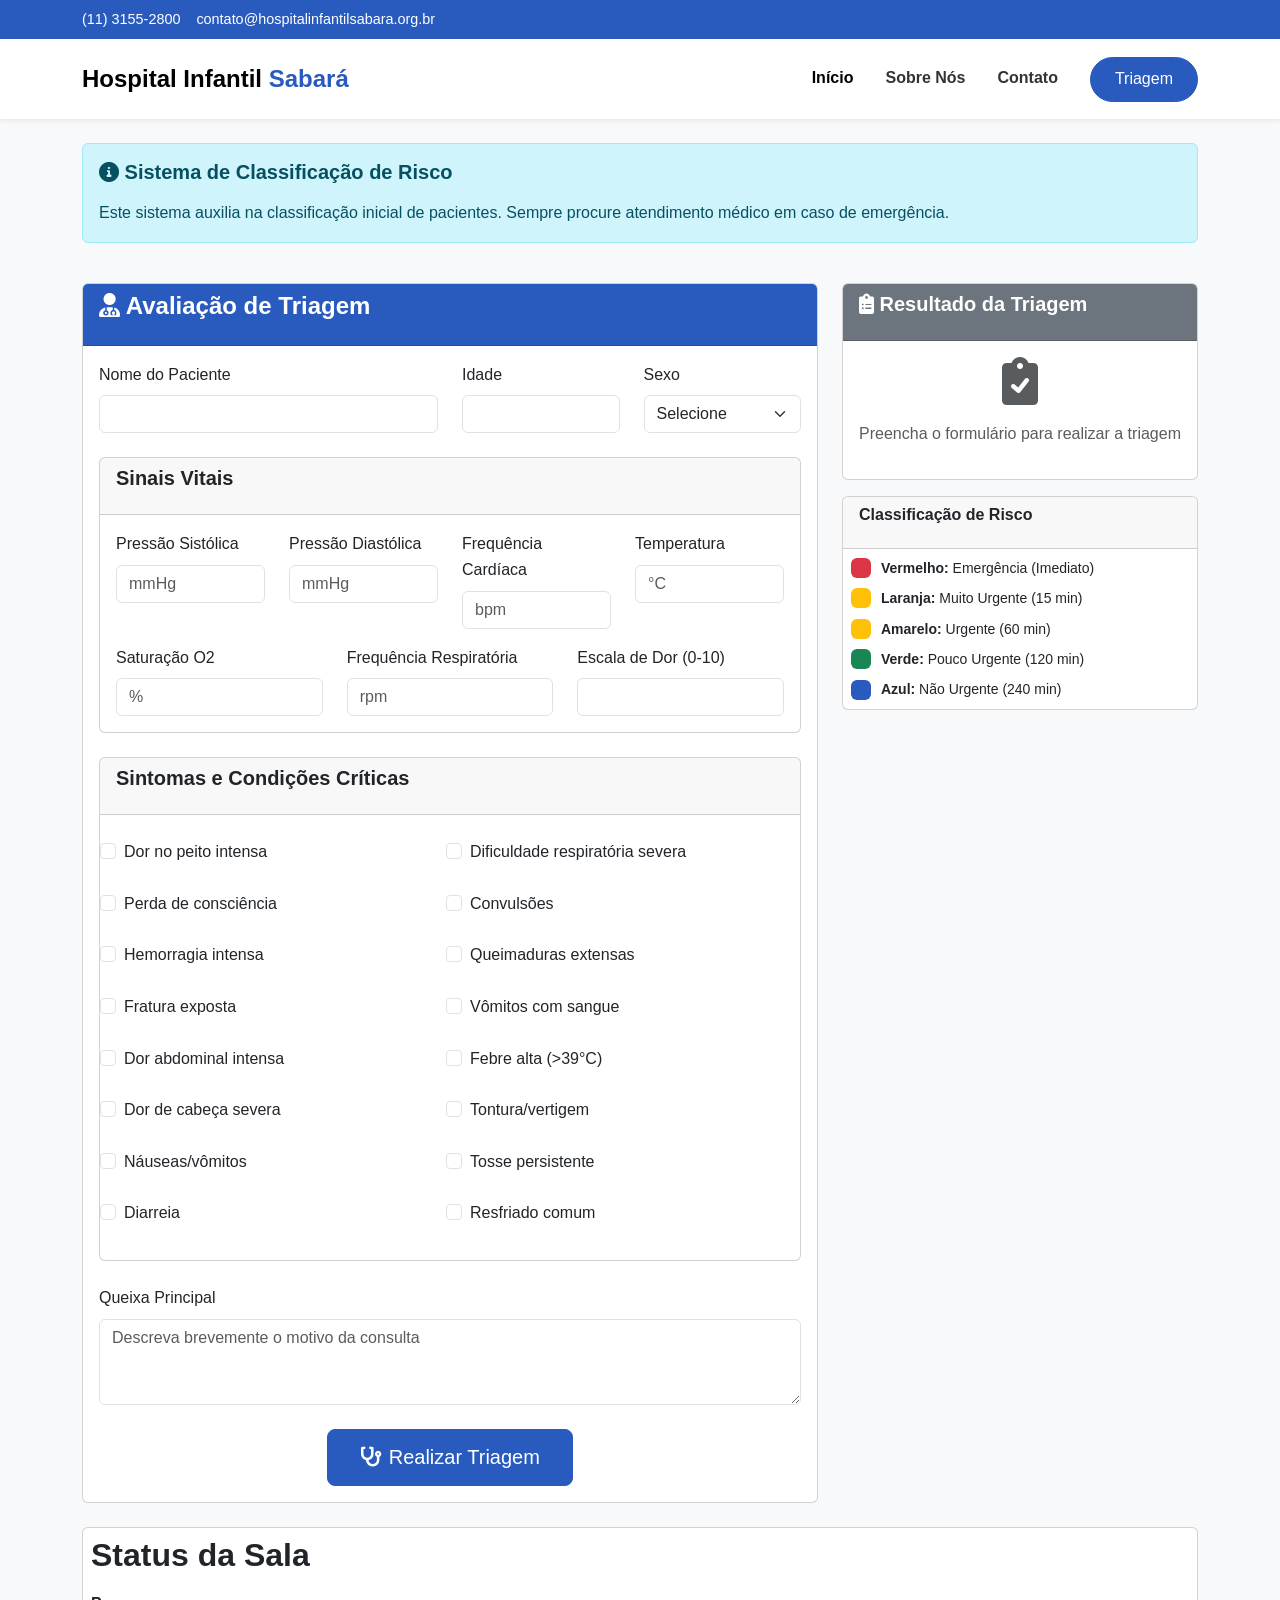
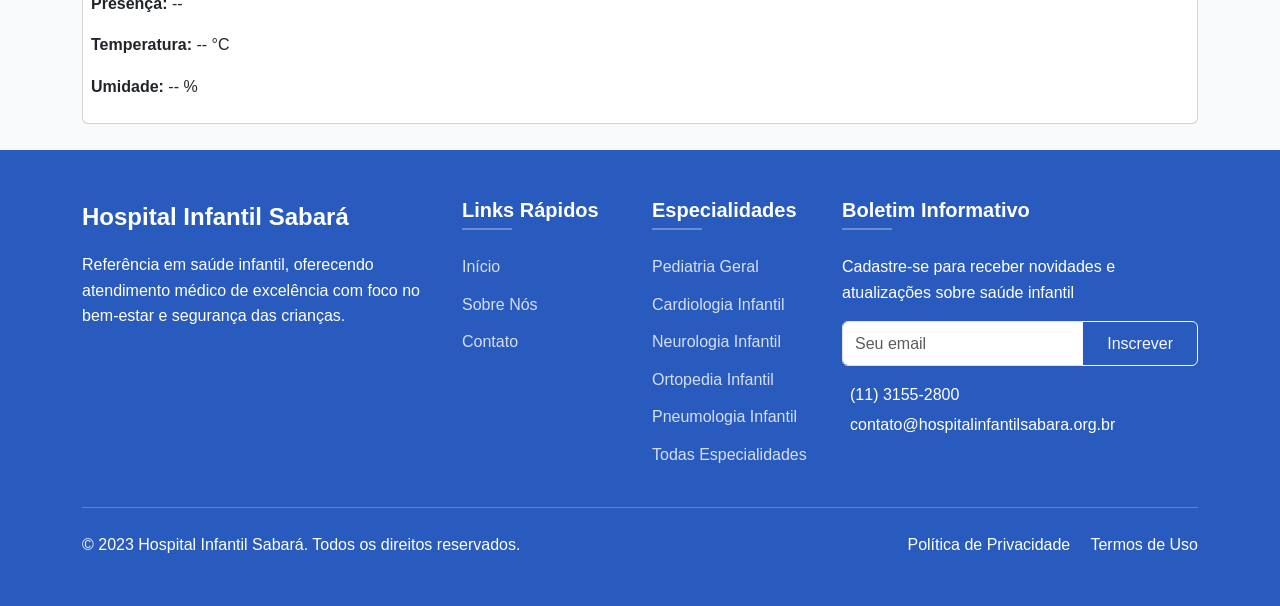
<file: triagem.html>
<!DOCTYPE html>
<html lang="pt-BR">
<head>
    <meta charset="UTF-8">
    <meta name="viewport" content="width=device-width, initial-scale=1.0">
    <title>Sistema de Triagem Pré-Hospitalar</title>
    <link href="https://cdnjs.cloudflare.com/ajax/libs/bootstrap/5.3.0/css/bootstrap.min.css" rel="stylesheet">
    <link href="https://cdnjs.cloudflare.com/ajax/libs/font-awesome/6.0.0/css/all.min.css" rel="stylesheet">
    <link rel="stylesheet" href="style.css">
    <link rel="stylesheet" href="./triagem.css">
</head>
<body class="bg-light">
    <header>
    <div class="top-info bg-primary text-white py-2">
      <div class="container">
        <div class="row">
          <div class="col-md-6 d-flex align-items-center">
            <div class="me-3"><i class="bi bi-telephone-fill"></i> (11) 3155-2800</div>
            <div><i class="bi bi-envelope-fill"></i> contato@hospitalinfantilsabara.org.br</div>
          </div>
          <div class="col-md-6 text-md-end d-none d-md-block">
            <a href="#" class="text-white me-3"><i class="bi bi-facebook"></i></a>
            <a href="#" class="text-white me-3"><i class="bi bi-instagram"></i></a>
            <a href="#" class="text-white me-3"><i class="bi bi-twitter"></i></a>
            <a href="#" class="text-white"><i class="bi bi-linkedin"></i></a>
          </div>
        </div>
      </div>
    </div>

    <nav class="navbar navbar-expand-lg bg-white sticky-top shadow-sm">
      <div class="container">
        <a class="navbar-brand" href="#">
          <div class="logo-wrapper">
            <span class="logo-text">Hospital Infantil <span class="fw-bold text-primary">Sabará</span></span>
          </div>
        </a>
        <button class="navbar-toggler" type="button" data-bs-toggle="collapse" data-bs-target="#navbarNav" aria-controls="navbarNav" aria-expanded="false" aria-label="Toggle navigation">
          <span class="navbar-toggler-icon"></span>
        </button>
        <div class="collapse navbar-collapse" id="navbarNav">
          <ul class="navbar-nav ms-auto">
            <li class="nav-item">
              <a class="nav-link active" href="./index.html">Início</a>
            </li>
            <li class="nav-item ">
              <a class="nav-link" href="./sobre.html" >
                Sobre Nós
              </a>
            </li>
            <li class="nav-item">
              <a class="nav-link" href="./contato.html">Contato</a>
            </li>
            <li class="nav-item ms-lg-3">
              <a class="btn btn-primary rounded-pill" href="./triagem.html">Triagem</a>
            </li>
          </ul>
        </div>
      </div>
    </nav>
  </header>

    <div class="container mt-4">
        <div class="row mb-4">
            <div class="col-12">
                <div class="alert alert-info">
                    <h5><i class="fas fa-info-circle"></i> Sistema de Classificação de Risco</h5>
                    <p class="mb-0">Este sistema auxilia na classificação inicial de pacientes. Sempre procure atendimento médico em caso de emergência.</p>
                </div>
            </div>
        </div>

        <div class="row">
            <div class="col-lg-8">
                <div class="card">
                    <div class="card-header bg-primary text-white">
                        <h4><i class="fas fa-user-md"></i> Avaliação de Triagem</h4>
                    </div>
                    <div class="card-body">
                        <form id="triagemForm">
                            <div class="row mb-4">
                                <div class="col-md-6">
                                    <label class="form-label">Nome do Paciente</label>
                                    <input type="text" class="form-control" id="nomePaciente" required>
                                </div>
                                <div class="col-md-3">
                                    <label class="form-label">Idade</label>
                                    <input type="number" class="form-control" id="idade" min="0" max="120" required>
                                </div>
                                <div class="col-md-3">
                                    <label class="form-label">Sexo</label>
                                    <select class="form-select" id="sexo" required>
                                        <option value="">Selecione</option>
                                        <option value="M">Masculino</option>
                                        <option value="F">Feminino</option>
                                    </select>
                                </div>
                            </div>

                            <div class="card mb-4">
                                <div class="card-header">
                                    <h5>Sinais Vitais</h5>
                                </div>
                                <div class="card-body">
                                    <div class="row">
                                        <div class="col-md-3">
                                            <label class="form-label">Pressão Sistólica</label>
                                            <input type="number" class="form-control" id="pressaoSist" placeholder="mmHg">
                                        </div>
                                        <div class="col-md-3">
                                            <label class="form-label">Pressão Diastólica</label>
                                            <input type="number" class="form-control" id="pressaoDiast" placeholder="mmHg">
                                        </div>
                                        <div class="col-md-3">
                                            <label class="form-label">Frequência Cardíaca</label>
                                            <input type="number" class="form-control" id="frequenciaCard" placeholder="bpm">
                                        </div>
                                        <div class="col-md-3">
                                            <label class="form-label">Temperatura</label>
                                            <input type="number" class="form-control" id="temperatura" step="0.1" placeholder="°C">
                                        </div>
                                    </div>
                                    <div class="row mt-3">
                                        <div class="col-md-4">
                                            <label class="form-label">Saturação O2</label>
                                            <input type="number" class="form-control" id="saturacao" min="0" max="100" placeholder="%">
                                        </div>
                                        <div class="col-md-4">
                                            <label class="form-label">Frequência Respiratória</label>
                                            <input type="number" class="form-control" id="frequenciaResp" placeholder="rpm">
                                        </div>
                                        <div class="col-md-4">
                                            <label class="form-label">Escala de Dor (0-10)</label>
                                            <input type="number" class="form-control" id="escalaDor" min="0" max="10">
                                        </div>
                                    </div>
                                </div>
                            </div>

                            <div class="card mb-4">
                                <div class="card-header">
                                    <h5>Sintomas e Condições Críticas</h5>
                                </div>
                                <div class="card-body">
                                    <div class="row" id="sintomasContainer">
                                    </div>
                                </div>
                            </div>
                            <div class="mb-4">
                                <label class="form-label">Queixa Principal</label>
                                <textarea class="form-control" id="queixaPrincipal" rows="3" placeholder="Descreva brevemente o motivo da consulta"></textarea>
                            </div>

                            <div class="text-center">
                                <button type="submit" class="btn btn-primary btn-lg">
                                    <i class="fas fa-stethoscope"></i> Realizar Triagem
                                </button>
                            </div>
                        </form>
                    </div>
                </div>
            </div>


            <div class="col-lg-4">
                <div class="card">
                    <div class="card-header bg-secondary text-white">
                        <h5><i class="fas fa-clipboard-list"></i> Resultado da Triagem</h5>
                    </div>
                    <div class="card-body" id="resultadoTriagem">
                        <div class="text-center text-muted">
                            <i class="fas fa-clipboard-check fa-3x mb-3"></i>
                            <p>Preencha o formulário para realizar a triagem</p>
                        </div>
                    </div>
                </div>


                <div class="card mt-3">
                    <div class="card-header">
                        <h6>Classificação de Risco</h6>
                    </div>
                    <div class="card-body p-2">
                        <div class="d-flex align-items-center mb-2">
                            <div class="bg-danger rounded" style="width: 20px; height: 20px; margin-right: 10px;"></div>
                            <small><strong>Vermelho:</strong> Emergência (Imediato)</small>
                        </div>
                        <div class="d-flex align-items-center mb-2">
                            <div class="bg-warning rounded" style="width: 20px; height: 20px; margin-right: 10px;"></div>
                            <small><strong>Laranja:</strong> Muito Urgente (15 min)</small>
                        </div>
                        <div class="d-flex align-items-center mb-2">
                            <div class="bg-warning rounded" style="width: 20px; height: 20px; margin-right: 10px; background-color: #ffc107 !important;"></div>
                            <small><strong>Amarelo:</strong> Urgente (60 min)</small>
                        </div>
                        <div class="d-flex align-items-center mb-2">
                            <div class="bg-success rounded" style="width: 20px; height: 20px; margin-right: 10px;"></div>
                            <small><strong>Verde:</strong> Pouco Urgente (120 min)</small>
                        </div>
                        <div class="d-flex align-items-center">
                            <div class="bg-primary rounded" style="width: 20px; height: 20px; margin-right: 10px;"></div>
                            <small><strong>Azul:</strong> Não Urgente (240 min)</small>
                        </div>
                    </div>
                </div>
            </div>
        </div>

        <div class="card mt-4">
          <div class="card-body p-2">
          <h2>Status da Sala</h2>
          <p><strong>Presença:</strong> <span id="presence">--</span></p>
          <p><strong>Temperatura:</strong> <span id="temp">--</span> °C</p>
          <p><strong>Umidade:</strong> <span id="hum">--</span> %</p>
        </div>
        </div>
    </div>
    <br>
    <footer class="footer py-5 text-white">
    <div class="container">
      <div class="row g-4">
        <div class="col-lg-4 mb-4 mb-lg-0">
          <div class="footer-logo mb-3">
            <span class="logo-text text-white">Hospital Infantil <span class="fw-bold">Sabará</span></span>
          </div>
          <p>Referência em saúde infantil, oferecendo atendimento médico de excelência com foco no bem-estar e segurança das crianças.</p>
        </div>
        
        <div class="col-sm-6 col-lg-2 mb-4 mb-lg-0">
          <h5>Links Rápidos</h5>
          <ul class="footer-links">
            <li><a href="./index.html">Início</a></li>
            <li><a href="./sobre.html">Sobre Nós</a></li>
            <li><a href="./contato.html">Contato</a></li>
          </ul>
        </div>
        
        <div class="col-sm-6 col-lg-2 mb-4 mb-lg-0">
          <h5>Especialidades</h5>
          <ul class="footer-links">
            <li><a href="#">Pediatria Geral</a></li>
            <li><a href="#">Cardiologia Infantil</a></li>
            <li><a href="#">Neurologia Infantil</a></li>
            <li><a href="#">Ortopedia Infantil</a></li>
            <li><a href="#">Pneumologia Infantil</a></li>
            <li><a href="#">Todas Especialidades</a></li>
          </ul>
        </div>
        
        <div class="col-lg-4">
          <h5>Boletim Informativo</h5>
          <p>Cadastre-se para receber novidades e atualizações sobre saúde infantil</p>
          <form class="newsletter-form mt-3">
            <div class="input-group">
              <input type="email" class="form-control" placeholder="Seu email" aria-label="Email" aria-describedby="button-addon2">
              <button class="btn btn-outline-light" type="button" id="button-addon2">Inscrever</button>
            </div>
          </form>
          <div class="mt-3">
            <p class="mb-1"><i class="bi bi-telephone-fill me-2"></i> (11) 3155-2800</p>
            <p><i class="bi bi-envelope-fill me-2"></i> contato@hospitalinfantilsabara.org.br</p>
          </div>
        </div>
      </div>
      
      <hr class="mt-4 mb-4 bg-light opacity-25">
      
      <div class="row">
        <div class="col-md-6 text-center text-md-start">
          <p class="mb-md-0">&copy; 2023 Hospital Infantil Sabará. Todos os direitos reservados.</p>
        </div>
        <div class="col-md-6 text-center text-md-end">
          <p class="mb-0">
            <a href="#" class="text-white me-3">Política de Privacidade</a>
            <a href="#" class="text-white">Termos de Uso</a>
          </p>
        </div>
      </div>
    </div>
  </footer>

    <script src="https://cdnjs.cloudflare.com/ajax/libs/bootstrap/5.3.0/js/bootstrap.bundle.min.js"></script>
    <script src="./triagem.js"></script>
</body>
</html>
</file>
<file: style.css>
:root {
  --primary: #295bbe;
  --secondary: #d9d9d9;
  --white: #ffffff;
  --light-gray: #f8f9fa;
  --dark-gray: #343a40;
  --transition: all 0.3s ease;
  --border-radius: 10px;
  --box-shadow: 0 4px 12px rgba(0, 0, 0, 0.1);
}

body {
  font-family: 'Nunito', sans-serif;
  color: #333;
  line-height: 1.6;
  scroll-behavior: smooth;
}

h1, h2, h3, h4, h5, h6 {
  font-weight: 700;
  margin-bottom: 1rem;
}

a {
  color: var(--primary);
  text-decoration: none;
  transition: var(--transition);
}

a:hover {
  color: #1e429e;
}

.text-primary {
  color: var(--primary) !important;
}

.bg-primary {
  background-color: var(--primary) !important;
}

.btn-primary {
  background-color: var(--primary);
  border-color: var(--primary);
}

.btn-primary:hover, 
.btn-primary:focus {
  background-color: #1e429e;
  border-color: #1e429e;
}

.btn {
  padding: 0.6rem 1.5rem;
  transition: var(--transition);
}

.btn-lg {
  padding: 0.8rem 2rem;
}

section {
  padding: 5rem 0;
}


.section-heading {
  margin-bottom: 3rem;
}

.subheading {
  text-transform: uppercase;
  font-weight: 700;
  letter-spacing: 2px;
  display: block;
  margin-bottom: 0.5rem;
}


.top-info {
  font-size: 0.9rem;
}

.logo-wrapper {
  display: flex;
  align-items: center;
}

.logo-text {
  font-size: 1.5rem;
  font-weight: 600;
}

.navbar {
  padding: 1rem 0;
  transition: var(--transition);
}

.navbar-scrolled {
  box-shadow: 0 2px 10px rgba(0, 0, 0, 0.1);
  padding: 0.7rem 0;
}

.nav-link {
  color: #333;
  font-weight: 600;
  padding: 0.5rem 1rem !important;
}

.nav-link:hover, 
.nav-link.active {
  color: var(--primary);
}

.dropdown-item:hover {
  background-color: #f1f5ff;
  color: var(--primary);
}


.hero {
  position: relative;
}

.carousel-item {
  height: 80vh;
  min-height: 600px;
  background-color: #000;
}

.carousel-item img {
  height: 100%;
  object-fit: cover;
  opacity: 0.7;
}

.carousel-overlay {
  position: absolute;
  top: 0;
  left: 0;
  width: 100%;
  height: 100%;
  background: linear-gradient(to bottom, rgba(0,0,0,0.4), rgba(0,0,0,0.7));
}

.carousel-caption {
  bottom: 25%;
  padding: 0 15%;
}

.carousel-caption h1 {
  font-size: 3rem;
  margin-bottom: 1.5rem;
}


.feature-card {
  background-color: #fff;
  border-radius: var(--border-radius);
  box-shadow: var(--box-shadow);
  transition: var(--transition);
}

.feature-card:hover {
  transform: translateY(-5px);
}

.icon-wrapper {
  display: inline-block;
  font-size: 3rem;
  margin-bottom: 1rem;
}


.about img {
  width: 100%;
  height: 450px;
  object-fit: cover;
}

.stats-container {
  margin-top: 2rem;
}

.stat-number {
  font-size: 2rem;
  line-height: 1;
}

.stat-label {
  color: #666;
}


.service-card {
  background-color: #fff;
  border-radius: var(--border-radius);
  padding: 1.5rem;
  box-shadow: var(--box-shadow);
  transition: var(--transition);
  position: relative;
  display: flex;
  flex-direction: column;
}

.service-card:hover {
  transform: translateY(-5px);
}

.service-icon {
  font-size: 2.5rem;
  color: var(--primary);
  margin-bottom: 1rem;
}

.service-content h3 {
  font-size: 1.25rem;
  margin-bottom: 0.75rem;
}

.btn-link {
  display: inline-flex;
  align-items: center;
  color: var(--primary);
  font-weight: 600;
  margin-top: auto;
  transition: var(--transition);
}

.btn-link i {
  margin-left: 0.5rem;
  transition: var(--transition);
}

.btn-link:hover {
  color: #1e429e;
}

.btn-link:hover i {
  transform: translateX(5px);
}


.doctor-card {
  background-color: #fff;
  border-radius: var(--border-radius);
  overflow: hidden;
  box-shadow: var(--box-shadow);
  transition: var(--transition);
}

.doctor-card:hover {
  transform: translateY(-5px);
}

.doctor-image {
  height: 300px;
  overflow: hidden;
}

.doctor-image img {
  width: 100%;
  height: 100%;
  object-fit: cover;
  transition: var(--transition);
}

.doctor-card:hover .doctor-image img {
  transform: scale(1.05);
}

.doctor-info {
  padding: 1.5rem;
}

.doctor-info h4 {
  margin-bottom: 0.25rem;
}

.specialty {
  color: var(--primary);
  font-weight: 600;
  margin-bottom: 0.5rem;
}

.doctor-social {
  margin-top: 1rem;
}

.doctor-social a {
  display: inline-block;
  margin-right: 1rem;
  color: #666;
  transition: var(--transition);
}

.doctor-social a:hover {
  color: var(--primary);
}


.testimonial-item {
  background-color: #fff;
  border-radius: var(--border-radius);
  padding: 3rem;
  max-width: 800px;
  margin: 0 auto;
  box-shadow: var(--box-shadow);
}

.testimonial-image {
  width: 100px;
  height: 100px;
  border-radius: 50%;
  overflow: hidden;
  margin-bottom: 1.5rem;
  border: 5px solid #f1f5ff;
}

.testimonial-image img {
  width: 100%;
  height: 100%;
  object-fit: cover;
}

.testimonial-text {
  font-style: italic;
  font-size: 1.1rem;
  margin-bottom: 1.5rem;
}

.testimonial-name {
  margin-bottom: 0.25rem;
  color: var(--primary);
}

.testimonial-role {
  color: #666;
}

.testimonial-indicators {
  position: static;
  margin-top: 2rem;
}


.appointment-form {
  background-color: #fff;
  border-radius: var(--border-radius);
}

.benefit-item {
  margin-bottom: 1rem;
}

.benefit-icon {
  font-size: 1.25rem;
  color: var(--primary);
}

.benefit-text {
  font-weight: 600;
}


.contact-info-card {
  background-color: #fff;
  border-radius: var(--border-radius);
  box-shadow: var(--box-shadow);
  transition: var(--transition);
}

.contact-info-card:hover {
  transform: translateY(-5px);
}

.contact-icon {
  font-size: 2.5rem;
  color: var(--primary);
}

.map-container {
  overflow: hidden;
}


.footer {
  background-color: var(--primary);
  position: relative;
}

.footer-logo {
  margin-bottom: 1.5rem;
}

.footer h5 {
  color: white;
  margin-bottom: 1.5rem;
  position: relative;
  padding-bottom: 0.5rem;
}

.footer h5:after {
  content: '';
  position: absolute;
  left: 0;
  bottom: 0;
  width: 50px;
  height: 2px;
  background-color: rgba(255, 255, 255, 0.3);
}

.footer-links {
  list-style: none;
  padding-left: 0;
}

.footer-links li {
  margin-bottom: 0.75rem;
}

.footer-links a {
  color: rgba(255, 255, 255, 0.8);
  transition: var(--transition);
}

.footer-links a:hover {
  color: white;
  padding-left: 5px;
}

.social-links a {
  display: inline-block;
  width: 36px;
  height: 36px;
  background-color: rgba(255, 255, 255, 0.1);
  color: white;
  border-radius: 50%;
  text-align: center;
  line-height: 36px;
  margin-right: 0.5rem;
  transition: var(--transition);
}

.social-links a:hover {
  background-color: white;
  color: var(--primary);
}


.back-to-top {
  position: fixed;
  bottom: 30px;
  right: 30px;
  width: 45px;
  height: 45px;
  border-radius: 50%;
  display: flex;
  align-items: center;
  justify-content: center;
  z-index: 99;
  opacity: 0;
  visibility: hidden;
  transition: var(--transition);
  box-shadow: 0 0 10px rgba(0, 0, 0, 0.2);
}

.back-to-top.show {
  opacity: 1;
  visibility: visible;
}


@media (max-width: 1199.98px) {
  .carousel-caption h1 {
    font-size: 2.5rem;
  }
}

@media (max-width: 991.98px) {
  .carousel-caption {
    padding: 0 10%;
  }
  
  .carousel-caption h1 {
    font-size: 2rem;
  }
  
  .navbar-collapse {
    background-color: white;
    padding: 1rem;
    border-radius: 5px;
    margin-top: 1rem;
    box-shadow: var(--box-shadow);
  }
  
  .nav-link {
    padding: 0.5rem !important;
  }
}

@media (max-width: 767.98px) {
  .carousel-item {
    height: 60vh;
    min-height: 400px;
  }
  
  .carousel-caption {
    padding: 0 5%;
  }
  
  .carousel-caption h1 {
    font-size: 1.75rem;
  }
  
  .section-heading h2 {
    font-size: 1.75rem;
  }
  
  .testimonial-item {
    padding: 2rem 1rem;
  }
}

@media (max-width: 575.98px) {
  .carousel-item {
    height: 50vh;
    min-height: 350px;
  }
  
  .carousel-caption h1 {
    font-size: 1.5rem;
  }
  
  .btn-lg {
    padding: 0.5rem 1rem;
    font-size: 0.9rem;
  }
  
  .about img {
    height: 300px;
  }
}
</file>
<file: contato.css>
.bg-hospital-primary { background-color: #0d6efd; }
        .text-hospital-primary { color: #0d6efd; }
        .btn-hospital-primary { 
            background-color: #0d6efd; 
            border-color: #0d6efd; 
            color: white;
        }
        .btn-hospital-primary:hover { 
            background-color: #0b5ed7; 
            border-color: #0a58ca; 
            color: white;
        }
        
        .contact-card {
            transition: all 0.3s ease;
            border: none;
            box-shadow: 0 2px 10px rgba(0,0,0,0.1);
        }
        
        .contact-card:hover {
            transform: translateY(-5px);
            box-shadow: 0 5px 20px rgba(0,0,0,0.15);
        }
        
        .contact-icon {
            width: 60px;
            height: 60px;
            border-radius: 50%;
            display: flex;
            align-items: center;
            justify-content: center;
            margin: 0 auto 20px;
            color: white;
            font-size: 1.5em;
        }
        
        .emergency-card {
            background: linear-gradient(135deg, #dc3545, #c82333);
            color: white;
            border: none;
        }
        
        .urgent-card {
            background: linear-gradient(135deg, #fd7e14, #e8590c);
            color: white;
            border: none;
        }
        
        .info-card {
            background: linear-gradient(135deg, #198754, #157347);
            color: white;
            border: none;
        }
        
        .general-card {
            background: linear-gradient(135deg, #0d6efd, #0b5ed7);
            color: white;
            border: none;
        }
        
        .form-section {
            background: white;
            border-radius: 15px;
            box-shadow: 0 5px 15px rgba(0,0,0,0.1);
        }
        
        .map-container {
            border-radius: 15px;
            overflow: hidden;
            box-shadow: 0 5px 15px rgba(0,0,0,0.1);
        }
        
        .hero-section {
            background: linear-gradient(135deg, #0d6efd, #6610f2);
            color: white;
            padding: 60px 0;
        }
        
        .service-hours {
            background: #f8f9fa;
            border-left: 4px solid #0d6efd;
            padding: 15px;
            margin: 15px 0;
        }
        
        .social-links a {
            display: inline-block;
            width: 40px;
            height: 40px;
            border-radius: 50%;
            background: #0d6efd;
            color: white;
            text-align: center;
            line-height: 40px;
            margin: 0 5px;
            transition: all 0.3s ease;
        }
        
        .social-links a:hover {
            background: #0b5ed7;
            transform: translateY(-2px);
            color: white;
            text-decoration: none;
        }
        
        .department-item {
            padding: 15px;
            border-radius: 10px;
            background: white;
            margin-bottom: 10px;
            box-shadow: 0 2px 5px rgba(0,0,0,0.1);
            transition: all 0.3s ease;
        }
        
        .department-item:hover {
            background: #e3f2fd;
            transform: translateX(5px);
        }
</file>
<file: sobre.css>
.bg-hospital-primary { background-color: #0d6efd; }
        .text-hospital-primary { color: #0d6efd; }
        .btn-hospital-primary { 
            background-color: #0d6efd; 
            border-color: #0d6efd; 
            color: white;
        }
        .btn-hospital-primary:hover { 
            background-color: #0b5ed7; 
            border-color: #0a58ca; 
            color: white;
        }
        
        .hero-section {
            background: linear-gradient(135deg, #0d6efd, #6610f2);
            color: white;
            padding: 80px 0;
            position: relative;
            overflow: hidden;
        }
        
        .hero-section::before {
            content: '';
            position: absolute;
            top: 0;
            left: 0;
            right: 0;
            bottom: 0;
            background: url('data:image/svg+xml,<svg xmlns="http://www.w3.org/2000/svg" viewBox="0 0 1000 100" fill="white" opacity="0.1"><path d="M0,0 Q250,50 500,25 T1000,0 L1000,100 L0,100 Z"/></svg>');
            background-size: cover;
        }
        
        .hero-content {
            position: relative;
            z-index: 1;
        }
        
        .timeline {
            position: relative;
            padding: 20px 0;
        }
        
        .timeline::before {
            content: '';
            position: absolute;
            left: 50%;
            top: 0;
            bottom: 0;
            width: 4px;
            background: #0d6efd;
            transform: translateX(-50%);
        }
        
        .timeline-item {
            position: relative;
            margin-bottom: 50px;
            width: 45%;
        }
        
        .timeline-item.left {
            left: 0;
            text-align: right;
        }
        
        .timeline-item.right {
            right: 0;
            left: 55%;
        }
        
        .timeline-content {
            background: white;
            padding: 25px;
            border-radius: 15px;
            box-shadow: 0 5px 15px rgba(0,0,0,0.1);
            position: relative;
        }
        
        .timeline-item.left .timeline-content::after {
            content: '';
            position: absolute;
            right: -15px;
            top: 20px;
            border: 15px solid transparent;
            border-left-color: white;
        }
        
        .timeline-item.right .timeline-content::after {
            content: '';
            position: absolute;
            left: -15px;
            top: 20px;
            border: 15px solid transparent;
            border-right-color: white;
        }
        
        .timeline-year {
            position: absolute;
            left: 50%;
            transform: translateX(-50%);
            background: #0d6efd;
            color: white;
            width: 60px;
            height: 60px;
            border-radius: 50%;
            display: flex;
            align-items: center;
            justify-content: center;
            font-weight: bold;
            font-size: 14px;
            z-index: 2;
        }
        
        .value-card {
            background: white;
            border-radius: 15px;
            padding: 30px;
            box-shadow: 0 5px 15px rgba(0,0,0,0.1);
            text-align: center;
            height: 100%;
            transition: transform 0.3s ease;
        }
        
        .value-card:hover {
            transform: translateY(-10px);
        }
        
        .value-icon {
            width: 80px;
            height: 80px;
            border-radius: 50%;
            display: flex;
            align-items: center;
            justify-content: center;
            margin: 0 auto 20px;
            color: white;
            font-size: 2rem;
        }
        
        .stats-section {
            background: linear-gradient(135deg, #f8f9fa, #e9ecef);
            padding: 60px 0;
        }
        
        .stat-item {
            text-align: center;
            padding: 20px;
        }
        
        .stat-number {
            font-size: 3rem;
            font-weight: bold;
            color: #0d6efd;
            display: block;
        }
        
        .leadership-card {
            background: white;
            border-radius: 15px;
            overflow: hidden;
            box-shadow: 0 5px 15px rgba(0,0,0,0.1);
            transition: transform 0.3s ease;
        }
        
        .leadership-card:hover {
            transform: translateY(-5px);
        }
        
        .leader-photo {
            width: 100%;
            height: 250px;
            background: linear-gradient(135deg, #0d6efd, #6c757d);
            display: flex;
            align-items: center;
            justify-content: center;
            color: white;
            font-size: 4rem;
        }
        
        .accreditation-item {
            background: white;
            border-radius: 10px;
            padding: 20px;
            text-align: center;
            box-shadow: 0 3px 10px rgba(0,0,0,0.1);
            margin-bottom: 20px;
        }
        
        .facility-grid {
            display: grid;
            grid-template-columns: repeat(auto-fit, minmax(250px, 1fr));
            gap: 20px;
            margin-top: 30px;
        }
        
        .facility-item {
            background: white;
            border-radius: 10px;
            padding: 20px;
            text-align: center;
            box-shadow: 0 3px 10px rgba(0,0,0,0.1);
            transition: transform 0.3s ease;
        }
        
        .facility-item:hover {
            transform: translateY(-5px);
        }
        
        .section-divider {
            height: 4px;
            background: linear-gradient(90deg, #0d6efd, #6610f2);
            border: none;
            margin: 60px auto;
            width: 100px;
            border-radius: 2px;
        }
</file>
<file: triagem.css>
.triagem-vermelho { background-color: #dc3545; color: white; }
        .triagem-laranja { background-color: #fd7e14; color: white; }
        .triagem-amarelo { background-color: #ffc107; color: black; }
        .triagem-verde { background-color: #198754; color: white; }
        .triagem-azul { background-color: #0d6efd; color: white; }
        
        .card-triagem {
            transition: all 0.3s ease;
            border-left: 5px solid transparent;
        }
        
        .card-triagem:hover {
            transform: translateY(-2px);
            box-shadow: 0 4px 8px rgba(0,0,0,0.1);
        }
        
        .resultado-triagem {
            border-radius: 10px;
            padding: 20px;
            margin: 20px 0;
            text-align: center;
            font-weight: bold;
            font-size: 1.2em;
        }
        
        .prioridade-icon {
            font-size: 2em;
            margin-bottom: 10px;
        }
        
        .tempo-espera {
            font-size: 0.9em;
            margin-top: 10px;
        }
        
        .sintoma-item {
            cursor: pointer;
            transition: background-color 0.2s;
        }
        
        .sintoma-item:hover {
            background-color: #f8f9fa;
        }
        
        .sintoma-selecionado {
            background-color: #e3f2fd;
            border-left: 4px solid #2196f3;
        }
</file>
